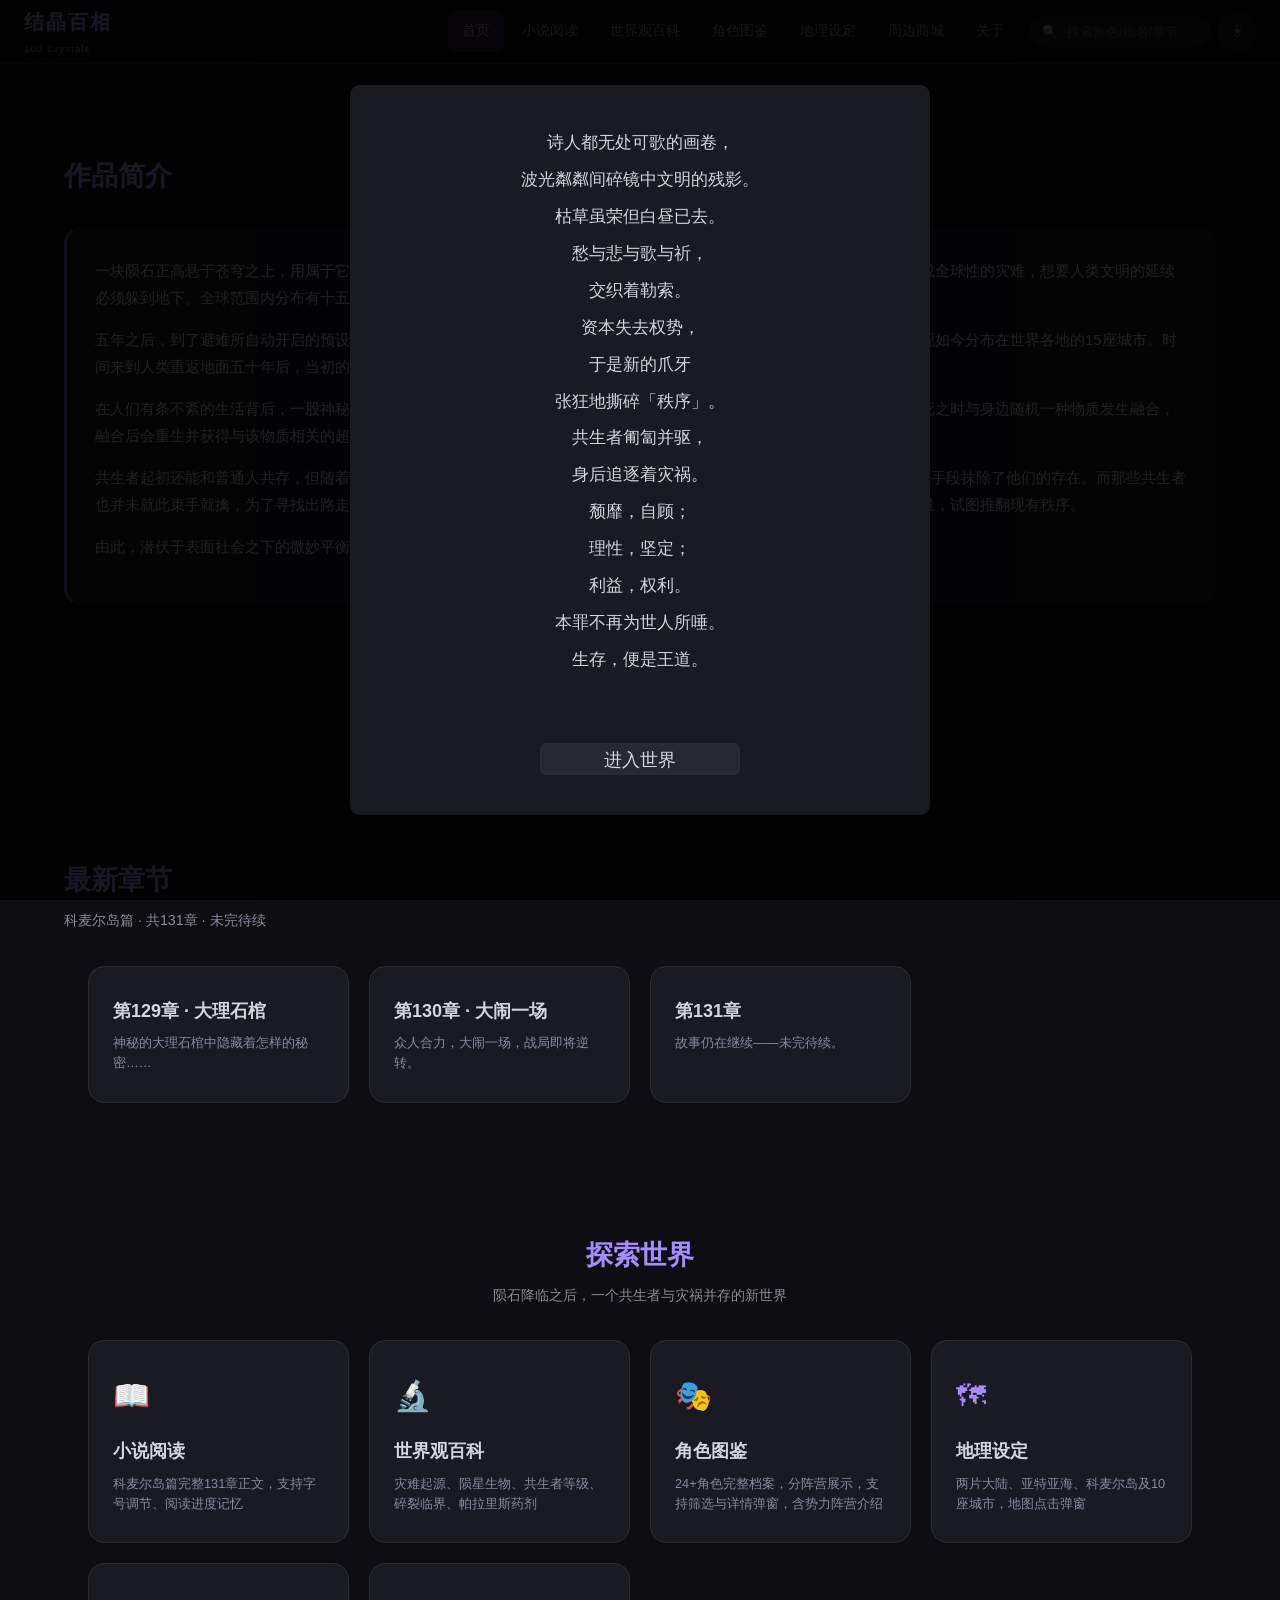
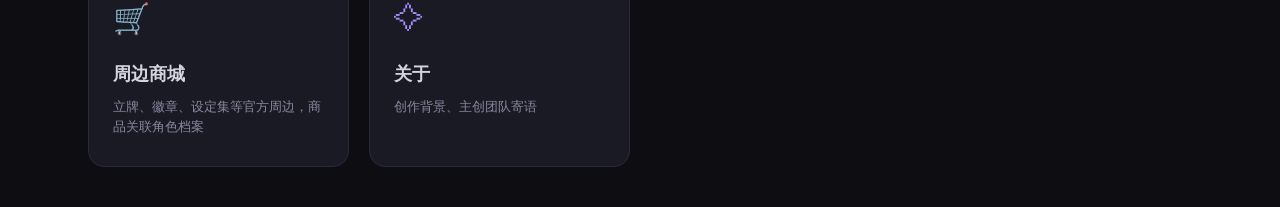
<file: index.html>
<!DOCTYPE html>
<html lang="zh-CN" data-theme="dark">
<head>
<meta charset="UTF-8">
<meta name="viewport" content="width=device-width, initial-scale=1.0">
<title>结晶百相 · 100 Crystals</title>
<link rel="icon" href="assets/logo.png">
<link rel="stylesheet" href="css/style.css">
</head>
<body>
<!--开篇诗歌弹窗-->
<div class="home-popup-overlay" id="homePopup">
  <div class="home-popup-box">
    <div class="home-popup-poem">
诗人都无处可歌的画卷，<br>
波光粼粼间碎镜中文明的残影。<br>
枯草虽荣但白昼已去。<br>
愁与悲与歌与祈，<br>
交织着勒索。<br>
资本失去权势，<br>
于是新的爪牙<br>
张狂地撕碎「秩序」。<br>
共生者匍匐并驱，<br>
身后追逐着灾祸。<br>
颓靡，自顾；<br>
理性，坚定；<br>
利益，权利。<br>
本罪不再为世人所唾。<br>
生存，便是王道。
    </div>
    <button class="home-popup-enter-btn control-btn" onclick="closeHomePopup()">进入世界</button>
  </div>
</div>

<!-- 导航栏 -->
<nav class="navbar">
  <div class="nav-logo" onclick="location.href='index.html'">结晶百相<small>100 Crystals</small></div>
  <div class="nav-links" id="navLinks">
    <a class="nav-link active" href="index.html">首页</a>
    <a class="nav-link" href="novel.html">小说阅读</a>
    <a class="nav-link" href="worldview.html">世界观百科</a>
    <a class="nav-link" href="characters.html">角色图鉴</a>
    <a class="nav-link" href="geography.html">地理设定</a>
    <a class="nav-link" href="shop.html">周边商城</a>
    <a class="nav-link" href="about.html">关于</a>
  </div>
  <div class="nav-search">
    <span class="nav-search-icon">🔍</span>
    <input type="text" id="navSearch" placeholder="搜索角色/地名/章节...">
    <div class="search-results" id="searchResults"></div>
  </div>
  <button class="theme-toggle" id="themeToggle">☾</button>
  <div class="hamburger" id="hamburger"><span></span><span></span><span></span></div>
</nav>
<div class="main-content">

<!-- 作品简介【置顶，第一个内容区块】 -->
<section class="section">
  <div class="section-header">
    <h2 class="section-title">作品简介</h2>
  </div>
  <div class="encyclopedia-section">
    <p>一块陨石正高悬于苍穹之上，用属于它自己的方式向地球上的生灵宣告灭亡的倒计时。经过科学家的测算，这次陨石撞击会造成全球性的灾难，想要人类文明的延续必须躲到地下。全球范围内分布有十五座避难所，足够容纳世界范围内的大多数民众。</p>
    <p>五年之后，到了避难所自动开启的预设时间，人类再一次回到了地面上，以所在的避难所位置开始重新建立人类文明，造就了现如今分布在世界各地的15座城市。时间来到人类重返地面五十年后，当初的聚落已经发展成大型城市，全部由名为"杜兰德尔"的世界性政府管辖。</p>
    <p>在人们有条不紊的生活背后，一股神秘的力量悄然滋生。这个世界已经被那颗陨石所携带的神秘力量渗透，任何生物都能在濒死之时与身边随机一种物质发生融合，融合后会重生并获得与该物质相关的超能力。这些超能力者被称为"共生者"。</p>
    <p>共生者起初还能和普通人共存，但随着他们依仗自己的超能力慢慢堕落，"杜兰德尔"意识到这些人绝对不可控，便使用暴力镇压手段抹除了他们的存在。而那些共生者也并未就此束手就擒，为了寻找出路走向了两种不同的道路：一类人潜心研究如何将自己再次变回普通人，另一类人正积攒力量，试图推翻现有秩序。</p>
    <p>由此，潜伏于表面社会之下的微妙平衡正式形成，我们的故事也由此拉开帷幕。</p>
  </div>

  <!--开始阅读大按钮-->
  <div class="start-read-wrap">
    <a href="novel.html" class="start-read-btn">📖 开始阅读小说</a>
  </div>
</section>

<!--最新章节板块-->
<section class="section">
  <div class="section-header">
    <h2 class="section-title">最新章节</h2>
    <p class="section-subtitle">科麦尔岛篇 · 共131章 · 未完待续</p>
  </div>
  <div class="card-grid">
    <a class="nav-card" href="novel.html#ch129">
      <div class="nav-card-title">第129章 · 大理石棺</div>
      <div class="nav-card-desc">神秘的大理石棺中隐藏着怎样的秘密……</div>
    </a>
    <a class="nav-card" href="novel.html#ch130">
      <div class="nav-card-title">第130章 · 大闹一场</div>
      <div class="nav-card-desc">众人合力，大闹一场，战局即将逆转。</div>
    </a>
    <a class="nav-card" href="novel.html#ch131">
      <div class="nav-card-title">第131章</div>
      <div class="nav-card-desc">故事仍在继续——未完待续。</div>
    </a>
  </div>
</section>

<!--探索世界导航卡片，移动到页面最底部-->
<section class="section">
  <div class="section-header" style="text-align:center;">
    <h2 class="section-title">探索世界</h2>
    <p class="section-subtitle">陨石降临之后，一个共生者与灾祸并存的新世界</p>
  </div>
  <div class="card-grid">
    <a class="nav-card" href="novel.html">
      <div class="nav-card-icon">📖</div>
      <div class="nav-card-title">小说阅读</div>
      <div class="nav-card-desc">科麦尔岛篇完整131章正文，支持字号调节、阅读进度记忆</div>
    </a>
    <a class="nav-card" href="worldview.html">
      <div class="nav-card-icon">🔬</div>
      <div class="nav-card-title">世界观百科</div>
      <div class="nav-card-desc">灾难起源、陨星生物、共生者等级、碎裂临界、帕拉里斯药剂</div>
    </a>
    <a class="nav-card" href="characters.html">
      <div class="nav-card-icon">🎭</div>
      <div class="nav-card-title">角色图鉴</div>
      <div class="nav-card-desc">24+角色完整档案，分阵营展示，支持筛选与详情弹窗，含势力阵营介绍</div>
    </a>
    <a class="nav-card" href="geography.html">
      <div class="nav-card-icon">🗺</div>
      <div class="nav-card-title">地理设定</div>
      <div class="nav-card-desc">两片大陆、亚特亚海、科麦尔岛及10座城市，地图点击弹窗</div>
    </a>
    <a class="nav-card" href="shop.html">
      <div class="nav-card-icon">🛒</div>
      <div class="nav-card-title">周边商城</div>
      <div class="nav-card-desc">立牌、徽章、设定集等官方周边，商品关联角色档案</div>
    </a>
    <a class="nav-card" href="about.html">
      <div class="nav-card-icon">✧</div>
      <div class="nav-card-title">关于</div>
      <div class="nav-card-desc">创作背景、主创团队寄语</div>
    </a>
  </div>
</section>

</div><!-- /main-content -->
<button class="scroll-top" id="scrollTop">↑</button>
<script src="js/common.js"></script>
<script>
//关闭首页开篇弹窗，记录已阅读标记
function closeHomePopup(){
    const popup = document.getElementById('homePopup');
    popup.classList.add('hidden');
    localStorage.setItem("homePoemPopupClosed","1");
}
//页面加载时判断是否需要展示弹窗
document.addEventListener('DOMContentLoaded',()=>{
    if(localStorage.getItem("homePoemPopupClosed") === "1"){
        document.getElementById('homePopup').classList.add('hidden');
    }
})
</script>
</body>
</html>
</file>
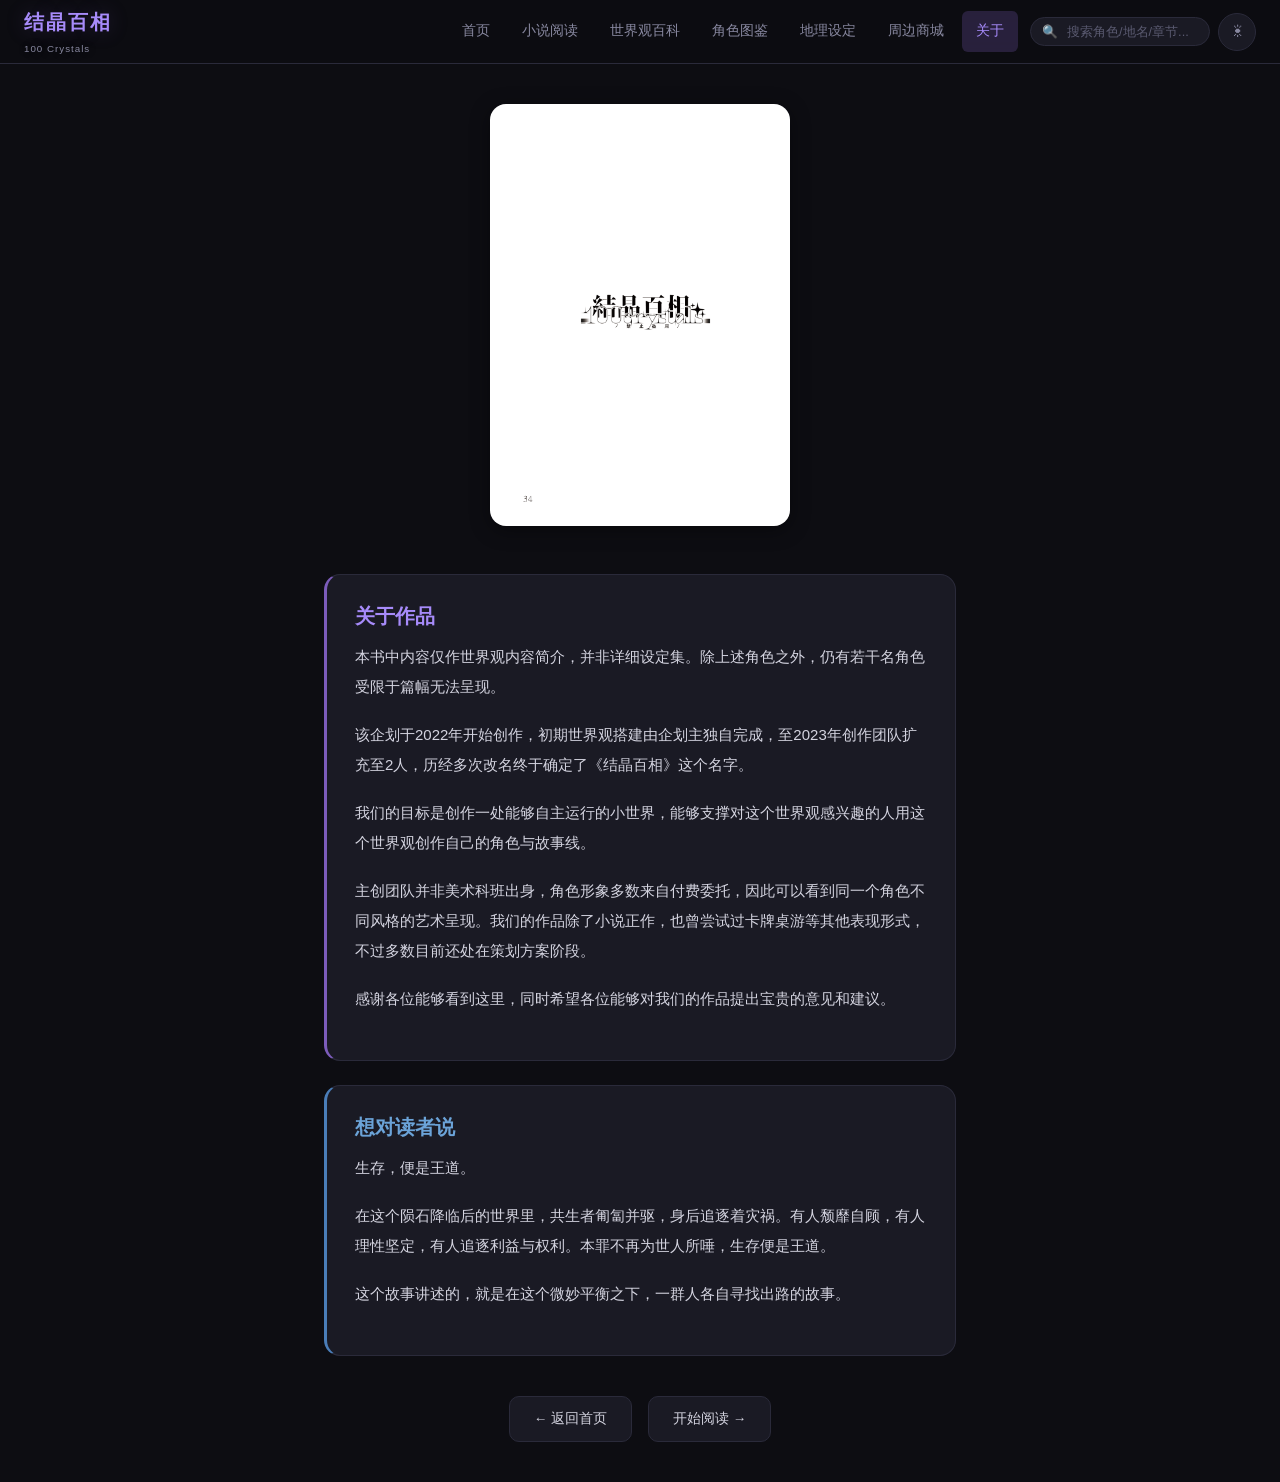
<file: about.html>
<!DOCTYPE html>
<html lang="zh-CN" data-theme="dark">
<head>
<meta charset="UTF-8">
<meta name="viewport" content="width=device-width, initial-scale=1.0">
<title>关于 · 结晶百相</title>
<link rel="icon" href="assets/logo.png">
<link rel="stylesheet" href="css/style.css">
</head>
<body>

<nav class="navbar">
  <div class="nav-logo" onclick="location.href='index.html'">结晶百相<small>100 Crystals</small></div>
  <div class="nav-links" id="navLinks">
    <a class="nav-link" href="index.html">首页</a>
    <a class="nav-link" href="novel.html">小说阅读</a>
    <a class="nav-link" href="worldview.html">世界观百科</a>
    <a class="nav-link" href="characters.html">角色图鉴</a>
    <a class="nav-link" href="geography.html">地理设定</a>
    <a class="nav-link" href="shop.html">周边商城</a>
    <a class="nav-link active" href="about.html">关于</a>
  </div>
  <div class="nav-search">
    <span class="nav-search-icon">🔍</span>
    <input type="text" id="navSearch" placeholder="搜索角色/地名/章节...">
    <div class="search-results" id="searchResults"></div>
  </div>
  <button class="theme-toggle" id="themeToggle">☾</button>
  <div class="hamburger" id="hamburger"><span></span><span></span><span></span></div>
</nav>

<div class="main-content">
<div class="about-content">
  <div style="text-align:center;margin-bottom:40px;">
    <img src="assets/logo.png" alt="结晶百相" style="max-width:300px;border-radius:16px;box-shadow:var(--shadow-md);" onclick="openLightbox('assets/logo.png','结晶百相')">
  </div>

  <div class="encyclopedia-section">
    <h3 style="margin-top:0;">关于作品</h3>
    <p>本书中内容仅作世界观内容简介，并非详细设定集。除上述角色之外，仍有若干名角色受限于篇幅无法呈现。</p>
    <p>该企划于2022年开始创作，初期世界观搭建由企划主独自完成，至2023年创作团队扩充至2人，历经多次改名终于确定了《结晶百相》这个名字。</p>
    <p>我们的目标是创作一处能够自主运行的小世界，能够支撑对这个世界观感兴趣的人用这个世界观创作自己的角色与故事线。</p>
    <p>主创团队并非美术科班出身，角色形象多数来自付费委托，因此可以看到同一个角色不同风格的艺术呈现。我们的作品除了小说正作，也曾尝试过卡牌桌游等其他表现形式，不过多数目前还处在策划方案阶段。</p>
    <p>感谢各位能够看到这里，同时希望各位能够对我们的作品提出宝贵的意见和建议。</p>
  </div>

  <div class="encyclopedia-section" style="border-left-color:var(--blue);">
    <h3 style="color:var(--blue-light);margin-top:0;">想对读者说</h3>
    <p>生存，便是王道。</p>
    <p>在这个陨石降临后的世界里，共生者匍匐并驱，身后追逐着灾祸。有人颓靡自顾，有人理性坚定，有人追逐利益与权利。本罪不再为世人所唾，生存便是王道。</p>
    <p>这个故事讲述的，就是在这个微妙平衡之下，一群人各自寻找出路的故事。</p>
  </div>

  <div style="text-align:center;margin-top:40px;">
    <a href="index.html" class="chapter-nav-btn" style="display:inline-block;">← 返回首页</a>
    <a href="novel.html" class="chapter-nav-btn" style="display:inline-block;margin-left:12px;">开始阅读 →</a>
  </div>
</div>
</div>

<button class="scroll-top" id="scrollTop">↑</button>
<script src="js/common.js"></script>
</body>
</html>
</file>
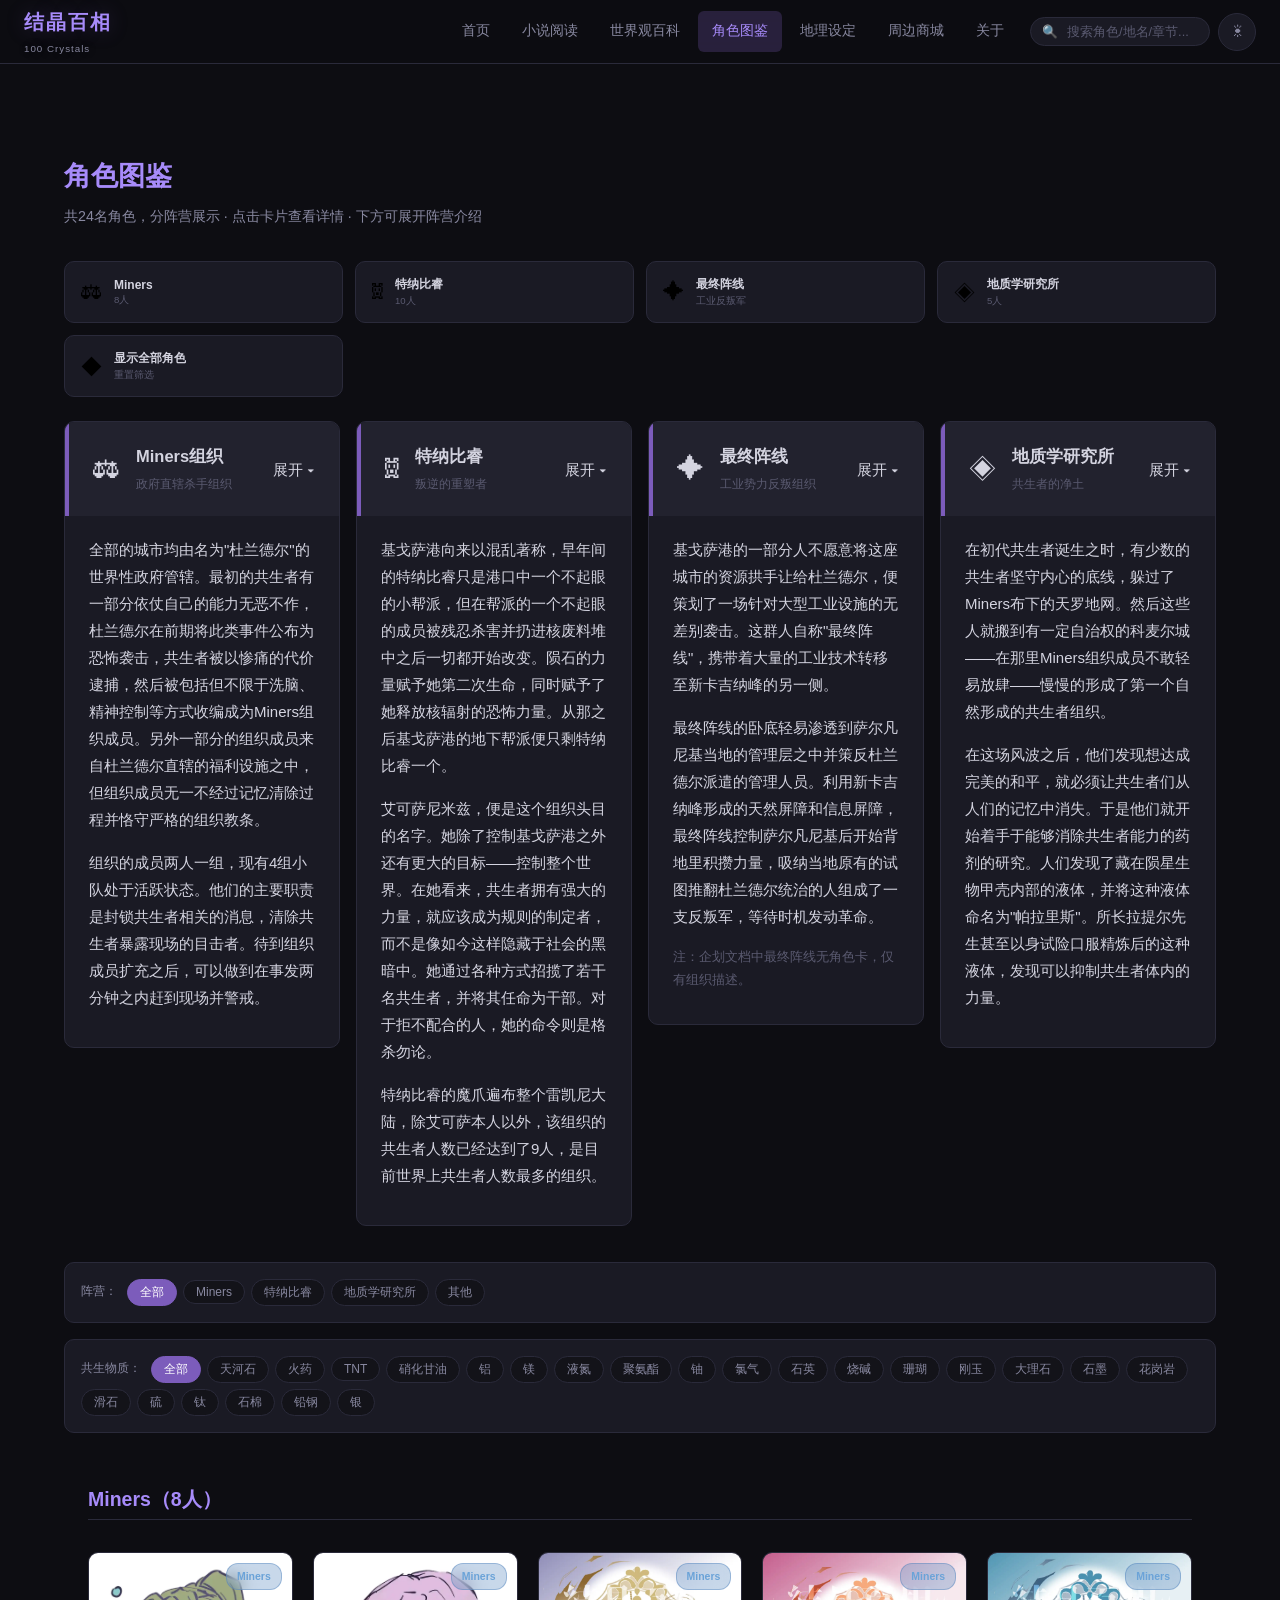
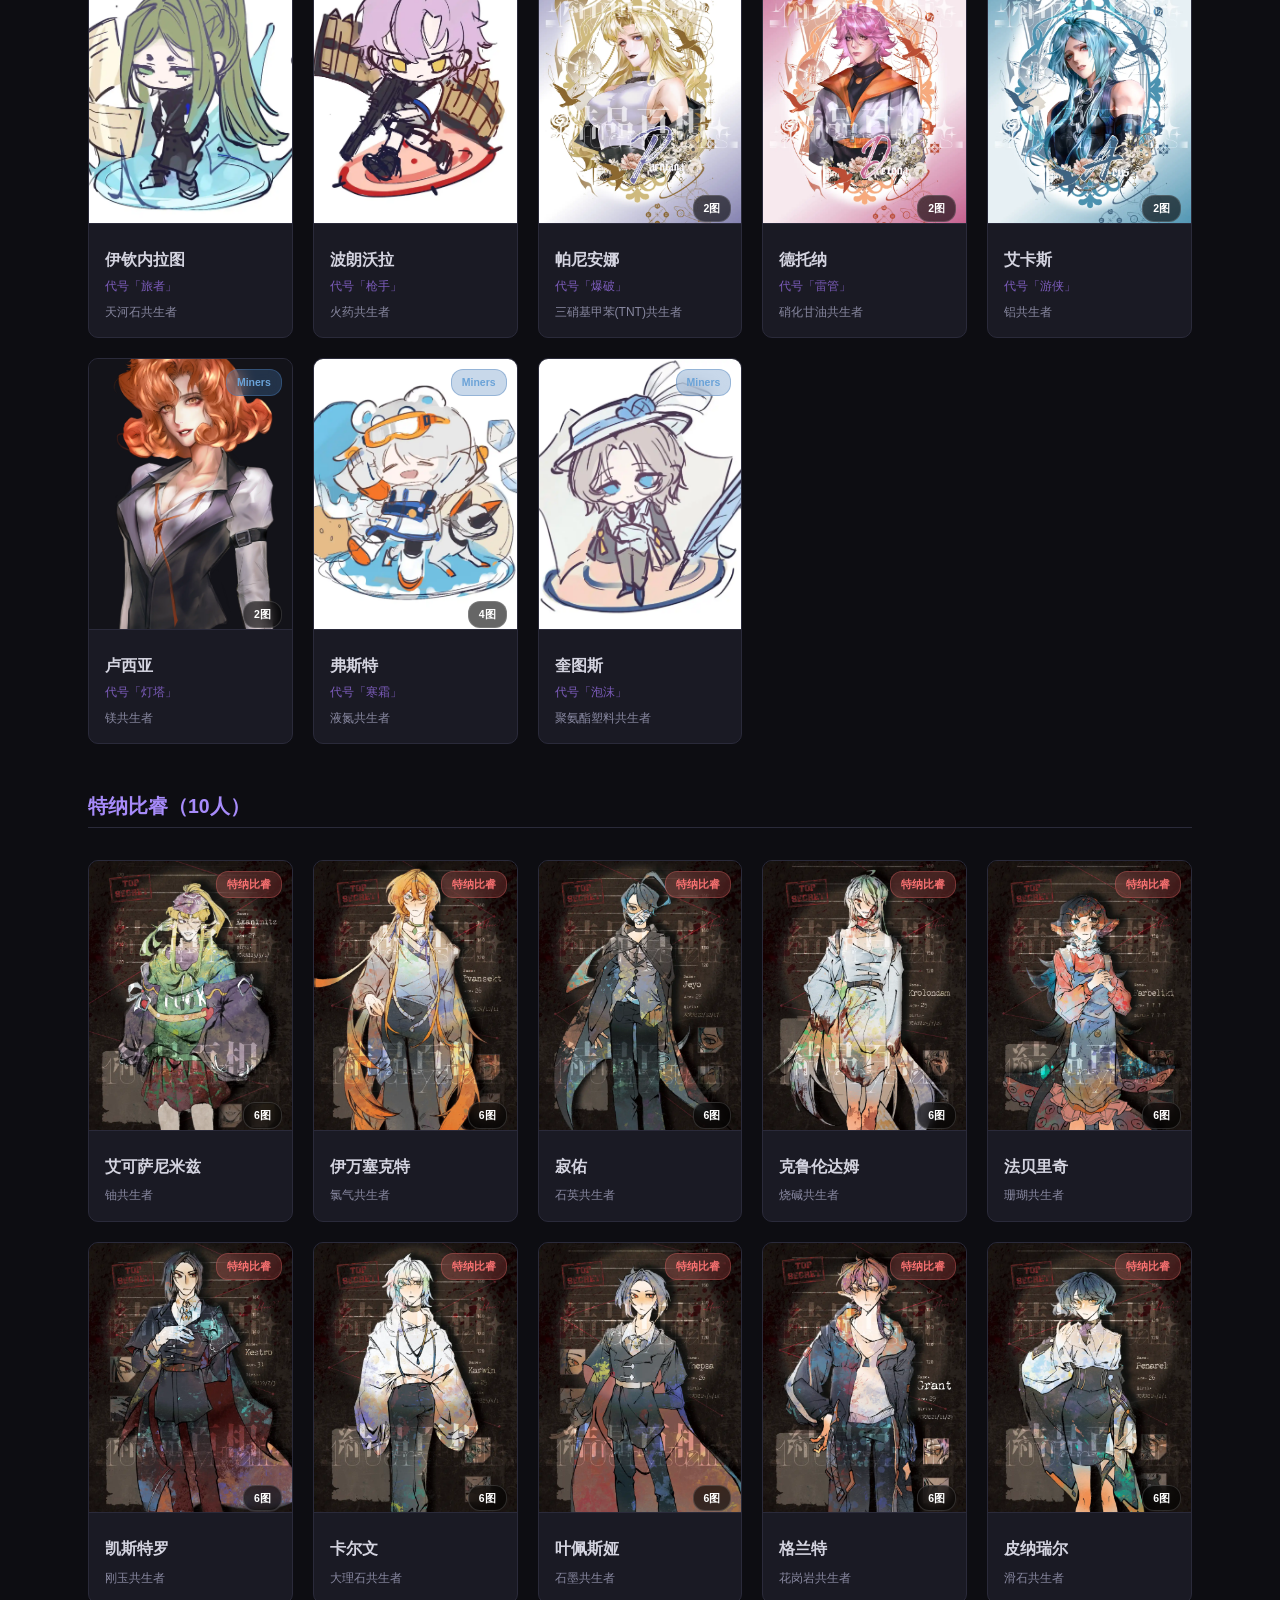
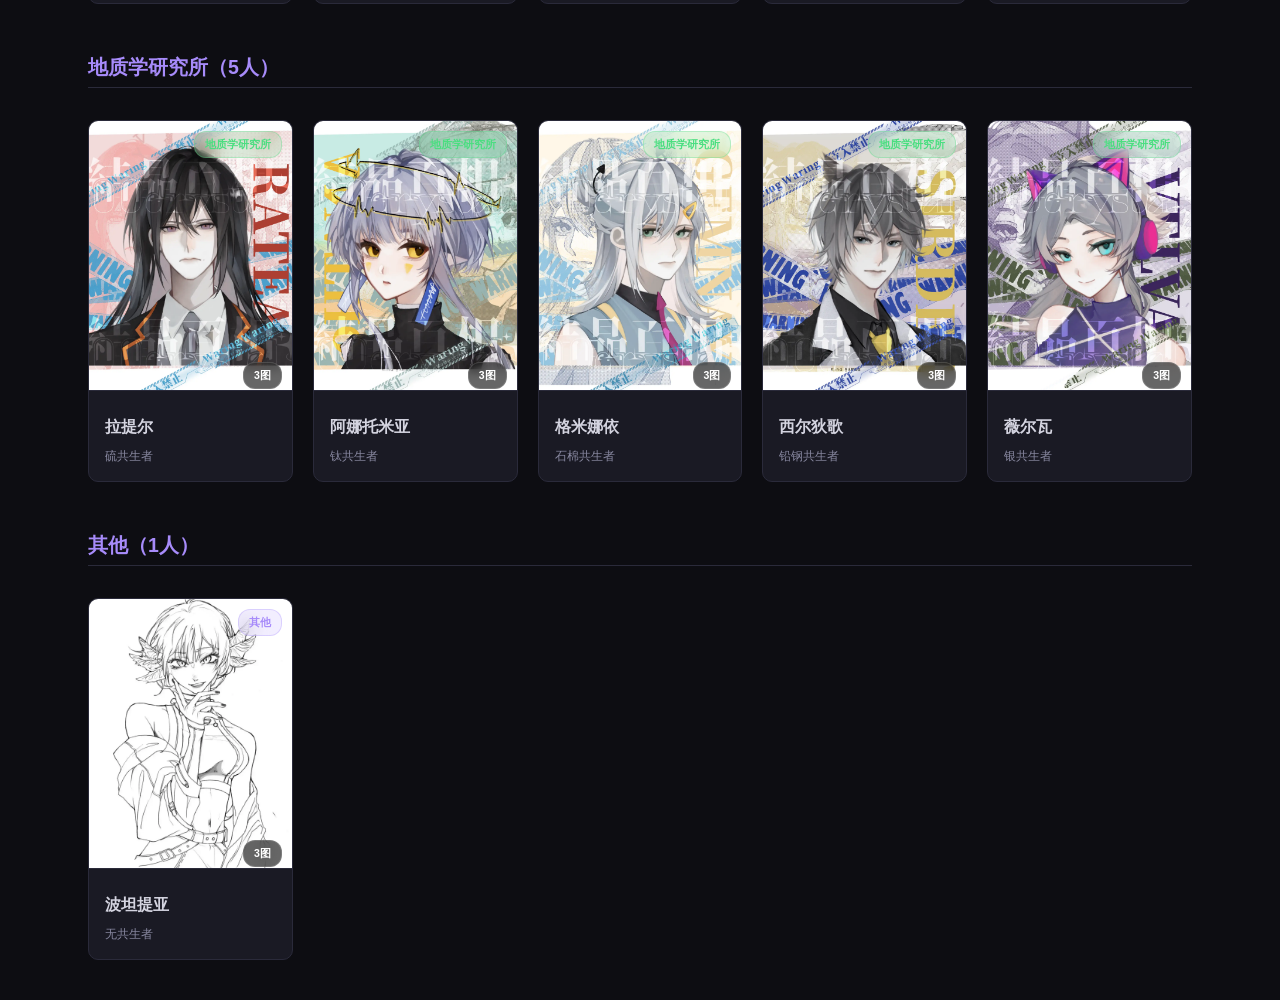
<file: characters.html>
<!DOCTYPE html>
<html lang="zh-CN" data-theme="dark">
<head>
<meta charset="UTF-8">
<meta name="viewport" content="width=device-width, initial-scale=1.0">
<title>角色图鉴 · 结晶百相</title>
<link rel="icon" href="assets/logo.png">
<link rel="stylesheet" href="css/style.css">
</head>
<body>
<nav class="navbar">
  <div class="nav-logo" onclick="location.href='index.html'">结晶百相<small>100 Crystals</small></div>
  <div class="nav-links" id="navLinks">
    <a class="nav-link" href="index.html">首页</a>
    <a class="nav-link" href="novel.html">小说阅读</a>
    <a class="nav-link" href="worldview.html">世界观百科</a>
    <a class="nav-link active" href="characters.html">角色图鉴</a>
    <a class="nav-link" href="geography.html">地理设定</a>
    <a class="nav-link" href="shop.html">周边商城</a>
    <a class="nav-link" href="about.html">关于</a>
  </div>
  <div class="nav-search">
    <span class="nav-search-icon">🔍</span>
    <input type="text" id="navSearch" placeholder="搜索角色/地名/章节...">
    <div class="search-results" id="searchResults"></div>
  </div>
  <button class="theme-toggle" id="themeToggle">☾</button>
  <div class="hamburger" id="hamburger"><span></span><span></span><span></span></div>
</nav>
<div class="main-content">
<section class="section">
  <div class="section-header">
    <h2 class="section-title">角色图鉴</h2>
    <p class="section-subtitle">共24名角色，分阵营展示 · 点击卡片查看详情 · 下方可展开阵营介绍</p>
  </div>
  <!-- 阵营跳转按钮栏【修复onclick，调用筛选函数filterByFaction】 -->
  <div class="faction-nav-bar">
    <button class="faction-nav-btn" onclick="filterByFaction('miners')">
      <span class="faction-nav-icon">⚖</span>
      <div class="faction-nav-text">
        <div class="faction-nav-name">Miners</div>
        <div class="faction-nav-sub">8人</div>
      </div>
    </button>
    <button class="faction-nav-btn" onclick="filterByFaction('tenabirui')">
      <span class="faction-nav-icon">☠</span>
      <div class="faction-nav-text">
        <div class="faction-nav-name">特纳比睿</div>
        <div class="faction-nav-sub">10人</div>
      </div>
    </button>
    <button class="faction-nav-btn" onclick="filterByFaction('finalfront')">
      <span class="faction-nav-icon">✦</span>
      <div class="faction-nav-text">
        <div class="faction-nav-name">最终阵线</div>
        <div class="faction-nav-sub">工业反叛军</div>
      </div>
    </button>
    <button class="faction-nav-btn" onclick="filterByFaction('institute')">
      <span class="faction-nav-icon">◈</span>
      <div class="faction-nav-text">
        <div class="faction-nav-name">地质学研究所</div>
        <div class="faction-nav-sub">5人</div>
      </div>
    </button>
    <button class="faction-nav-btn" onclick="filterByFaction('all')">
      <span class="faction-nav-icon">◆</span>
      <div class="faction-nav-text">
        <div class="faction-nav-name">显示全部角色</div>
        <div class="faction-nav-sub">重置筛选</div>
      </div>
    </button>
  </div>

  <div class="faction-grid-wrap">
    <!-- 阵营描述块：这里onclick保留toggleFaction，用来【展开/收起阵营文本块】，这个是正确的 -->
    <div class="faction-block-wrap collapsed" id="faction-miners">
      <div class="faction-block-header" onclick="toggleFaction('faction-miners')">
        <span class="faction-icon">⚖</span>
        <div style="flex:1;">
          <div class="faction-name">Miners组织</div>
          <div class="faction-tag">政府直辖杀手组织</div>
        </div>
        <span class="faction-toggle">展开 ▾</span>
      </div>
      <div class="faction-block-content">
        <p class="faction-desc">全部的城市均由名为"杜兰德尔"的世界性政府管辖。最初的共生者有一部分依仗自己的能力无恶不作，杜兰德尔在前期将此类事件公布为恐怖袭击，共生者被以惨痛的代价逮捕，然后被包括但不限于洗脑、精神控制等方式收编成为Miners组织成员。另外一部分的组织成员来自杜兰德尔直辖的福利设施之中，但组织成员无一不经过记忆清除过程并恪守严格的组织教条。</p>
        <p class="faction-desc">组织的成员两人一组，现有4组小队处于活跃状态。他们的主要职责是封锁共生者相关的消息，清除共生者暴露现场的目击者。待到组织成员扩充之后，可以做到在事发两分钟之内赶到现场并警戒。</p>
      </div>
    </div>
    <div class="faction-block-wrap collapsed" id="faction-tenabirui">
      <div class="faction-block-header" onclick="toggleFaction('faction-tenabirui')">
        <span class="faction-icon">☠</span>
        <div style="flex:1;">
          <div class="faction-name">特纳比睿</div>
          <div class="faction-tag">叛逆的重塑者</div>
        </div>
        <span class="faction-toggle">展开 ▾</span>
      </div>
      <div class="faction-block-content">
        <p class="faction-desc">基戈萨港向来以混乱著称，早年间的特纳比睿只是港口中一个不起眼的小帮派，但在帮派的一个不起眼的成员被残忍杀害并扔进核废料堆中之后一切都开始改变。陨石的力量赋予她第二次生命，同时赋予了她释放核辐射的恐怖力量。从那之后基戈萨港的地下帮派便只剩特纳比睿一个。</p>
        <p class="faction-desc">艾可萨尼米兹，便是这个组织头目的名字。她除了控制基戈萨港之外还有更大的目标——控制整个世界。在她看来，共生者拥有强大的力量，就应该成为规则的制定者，而不是像如今这样隐藏于社会的黑暗中。她通过各种方式招揽了若干名共生者，并将其任命为干部。对于拒不配合的人，她的命令则是格杀勿论。</p>
        <p class="faction-desc">特纳比睿的魔爪遍布整个雷凯尼大陆，除艾可萨本人以外，该组织的共生者人数已经达到了9人，是目前世界上共生者人数最多的组织。</p>
      </div>
    </div>
    <div class="faction-block-wrap collapsed" id="faction-finalfront">
      <div class="faction-block-header" onclick="toggleFaction('faction-finalfront')">
        <span class="faction-icon">✦</span>
        <div style="flex:1;">
          <div class="faction-name">最终阵线</div>
          <div class="faction-tag">工业势力反叛组织</div>
        </div>
        <span class="faction-toggle">展开 ▾</span>
      </div>
      <div class="faction-block-content">
        <p class="faction-desc">基戈萨港的一部分人不愿意将这座城市的资源拱手让给杜兰德尔，便策划了一场针对大型工业设施的无差别袭击。这群人自称"最终阵线"，携带着大量的工业技术转移至新卡吉纳峰的另一侧。</p>
        <p class="faction-desc">最终阵线的卧底轻易渗透到萨尔凡尼基当地的管理层之中并策反杜兰德尔派遣的管理人员。利用新卡吉纳峰形成的天然屏障和信息屏障，最终阵线控制萨尔凡尼基后开始背地里积攒力量，吸纳当地原有的试图推翻杜兰德尔统治的人组成了一支反叛军，等待时机发动革命。</p>
        <p style="font-size:0.85em;color:var(--text-muted);margin-top:12px;">注：企划文档中最终阵线无角色卡，仅有组织描述。</p>
      </div>
    </div>
    <div class="faction-block-wrap collapsed" id="faction-institute">
      <div class="faction-block-header" onclick="toggleFaction('faction-institute')">
        <span class="faction-icon">◈</span>
        <div style="flex:1;">
          <div class="faction-name">地质学研究所</div>
          <div class="faction-tag">共生者的净土</div>
        </div>
        <span class="faction-toggle">展开 ▾</span>
      </div>
      <div class="faction-block-content">
        <p class="faction-desc">在初代共生者诞生之时，有少数的共生者坚守内心的底线，躲过了Miners布下的天罗地网。然后这些人就搬到有一定自治权的科麦尔城——在那里Miners组织成员不敢轻易放肆——慢慢的形成了第一个自然形成的共生者组织。</p>
        <p class="faction-desc">在这场风波之后，他们发现想达成完美的和平，就必须让共生者们从人们的记忆中消失。于是他们就开始着手于能够消除共生者能力的药剂的研究。人们发现了藏在陨星生物甲壳内部的液体，并将这种液体命名为"帕拉里斯"。所长拉提尔先生甚至以身试险口服精炼后的这种液体，发现可以抑制共生者体内的力量。</p>
      </div>
    </div>
  </div>
  <!-- 筛选器 -->
  <div class="filter-bar">
    <div class="filter-group">
      <span class="filter-label">阵营：</span>
      <button class="filter-btn active" data-faction="all" onclick="filterCharacters('faction','all')">全部</button>
      <button class="filter-btn" data-faction="miners" onclick="filterCharacters('faction','miners')">Miners</button>
      <button class="filter-btn" data-faction="tenabirui" onclick="filterCharacters('faction','tenabirui')">特纳比睿</button>
      <button class="filter-btn" data-faction="institute" onclick="filterCharacters('faction','institute')">地质学研究所</button>
      <button class="filter-btn" data-faction="other" onclick="filterCharacters('faction','other')">其他</button>
    </div>
  </div>
  <div class="filter-bar" style="margin-top:-8px;">
    <div class="filter-group">
      <span class="filter-label">共生物质：</span>
      <button class="filter-btn active" data-material="all" onclick="filterCharacters('material','all')">全部</button>
      <button class="filter-btn" data-material="天河石" onclick="filterCharacters('material','天河石')">天河石</button>
      <button class="filter-btn" data-material="火药" onclick="filterCharacters('material','火药')">火药</button>
      <button class="filter-btn" data-material="TNT" onclick="filterCharacters('material','TNT')">TNT</button>
      <button class="filter-btn" data-material="硝化甘油" onclick="filterCharacters('material','硝化甘油')">硝化甘油</button>
      <button class="filter-btn" data-material="铝" onclick="filterCharacters('material','aluminum')">铝</button>
      <button class="filter-btn" data-material="镁" onclick="filterCharacters('material','镁')">镁</button>
      <button class="filter-btn" data-material="液氮" onclick="filterCharacters('material','液氮')">液氮</button>
      <button class="filter-btn" data-material="聚氨酯" onclick="filterCharacters('material','聚氨酯')">聚氨酯</button>
      <button class="filter-btn" data-material="铀" onclick="filterCharacters('material','铀')">铀</button>
      <button class="filter-btn" data-material="氯气" onclick="filterCharacters('material','氯气')">氯气</button>
      <button class="filter-btn" data-material="石英" onclick="filterCharacters('material','石英')">石英</button>
      <button class="filter-btn" data-material="烧碱" onclick="filterCharacters('material','烧碱')">烧碱</button>
      <button class="filter-btn" data-material="珊瑚" onclick="filterCharacters('material','珊瑚')">珊瑚</button>
      <button class="filter-btn" data-material="刚玉" onclick="filterCharacters('material','刚玉')">刚玉</button>
      <button class="filter-btn" data-material="大理石" onclick="filterCharacters('material','大理石')">大理石</button>
      <button class="filter-btn" data-material="石墨" onclick="filterCharacters('material','石墨')">石墨</button>
      <button class="filter-btn" data-material="花岗岩" onclick="filterCharacters('material','花岗岩')">花岗岩</button>
      <button class="filter-btn" data-material="滑石" onclick="filterCharacters('material','滑石')">滑石</button>
      <button class="filter-btn" data-material="硫" onclick="filterCharacters('material','硫')">硫</button>
      <button class="filter-btn" data-material="钛" onclick="filterCharacters('material','钛')">钛</button>
      <button class="filter-btn" data-material="石棉" onclick="filterCharacters('material','石棉')">石棉</button>
      <button class="filter-btn" data-material="铅钢" onclick="filterCharacters('material','铅钢')">铅钢</button>
      <button class="filter-btn" data-material="银" onclick="filterCharacters('material','银')">银</button>
    </div>
  </div>
  <!-- 角色卡片网格 -->
  <div class="card-grid" id="charGrid" style="grid-template-columns:repeat(auto-fill,minmax(200px,1fr));">
    <p style="color:var(--text-dim);">正在加载角色数据...</p>
  </div>
</section>
</div>
<!-- 角色详情弹窗 -->
<div class="modal-overlay" id="charModal">
  <div class="modal-content" style="position:relative;">
    <button class="modal-close" onclick="closeModal()">✕</button>
    <div class="modal-body" id="modalBody"></div>
  </div>
</div>
<button class="scroll-top" id="scrollTop">↑</button>

<script src="js/common.js"></script>
<script src="js/characters.js?v=2"></script>
<script>
/**
 * 点击阵营导航按钮：执行筛选 + 滚动到角色卡片区域
 * @param {string} factionKey 阵营key：all / miners / tenabirui / institute / finalfront
 */
function filterByFaction(factionKey){
    filterCharacters('faction', factionKey);
    const gridDom = document.getElementById('charGrid');
    if(gridDom){
        gridDom.scrollIntoView({
            behavior:"smooth",
            block:"start"
        });
    }
    document.querySelectorAll('.filter-bar .filter-btn[data-faction]').forEach(btn=>{
        if(btn.dataset.faction === factionKey){
            btn.classList.add('active');
        }else if(factionKey !== "all"){
            btn.classList.remove('active');
        }else{
            btn.classList.toggle('active', btn.dataset.faction === "all");
        }
    })
}
</script>

</body>
</html>
</file>
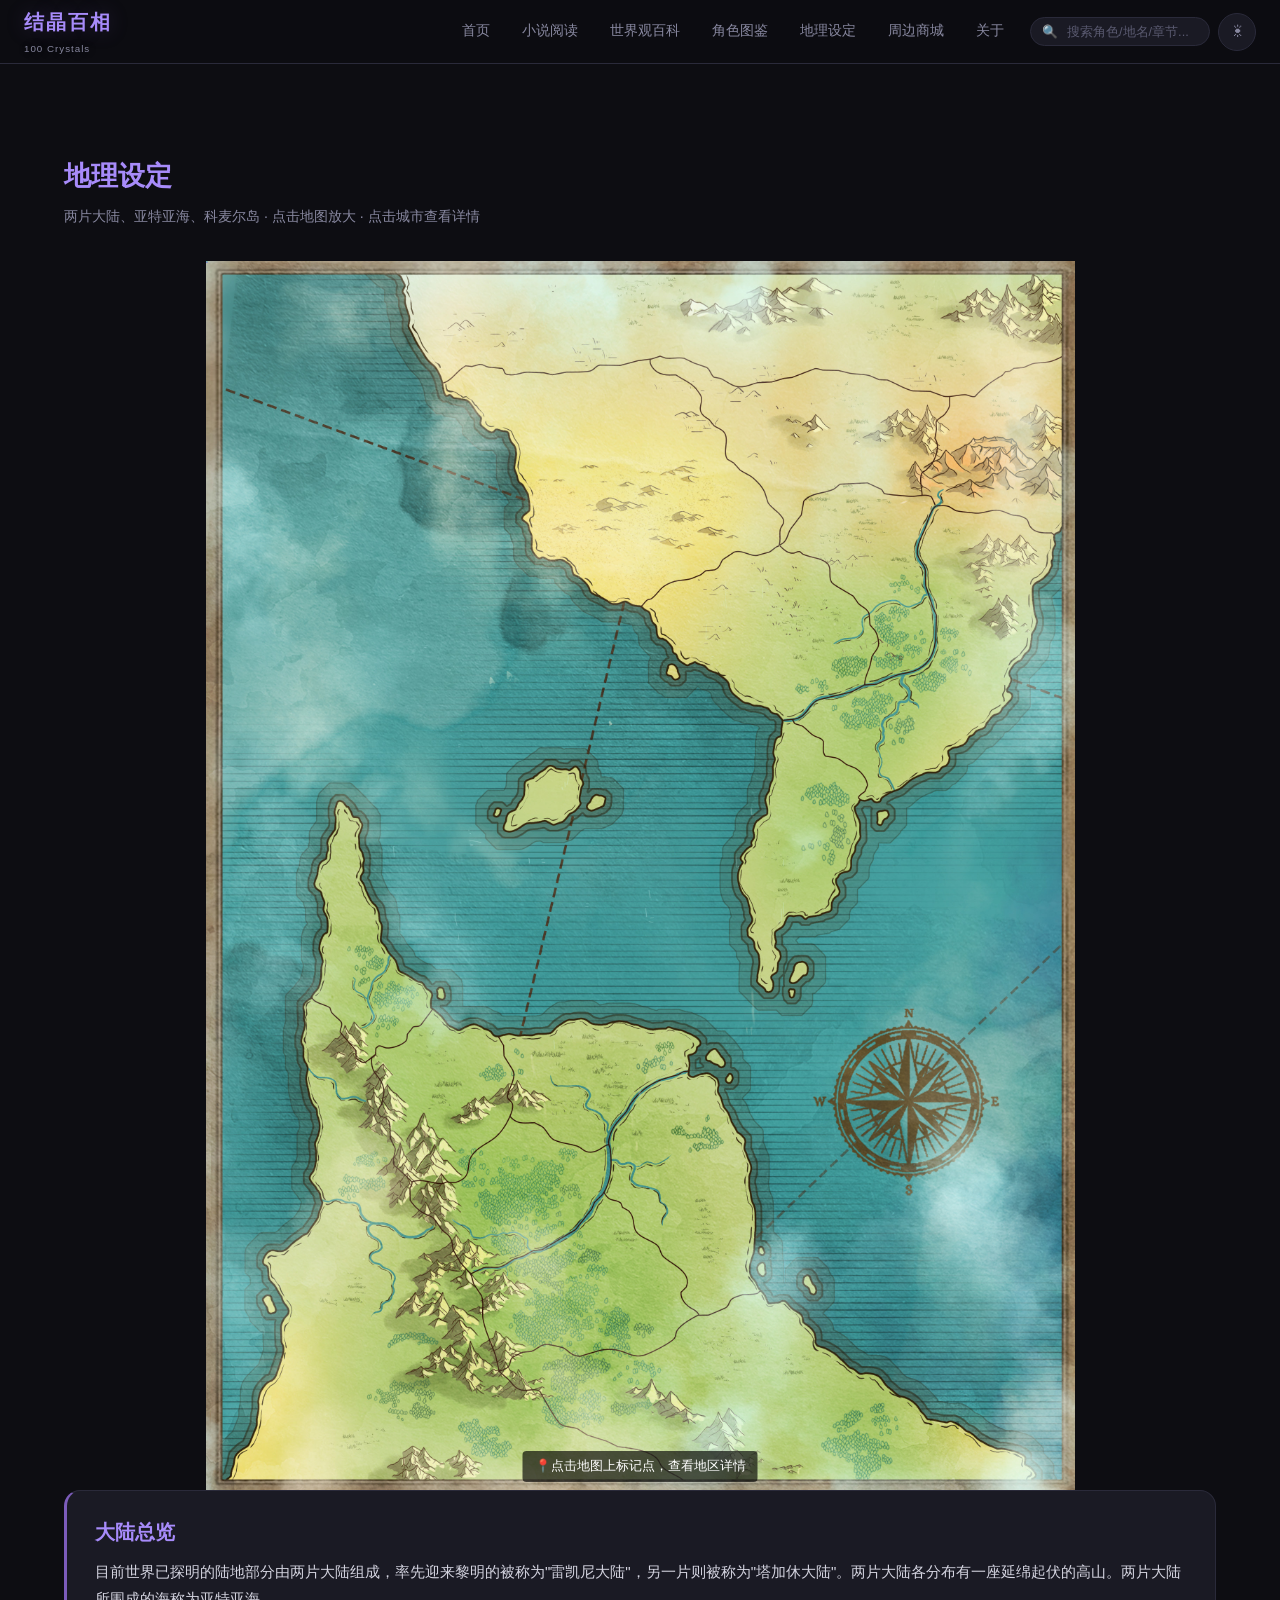
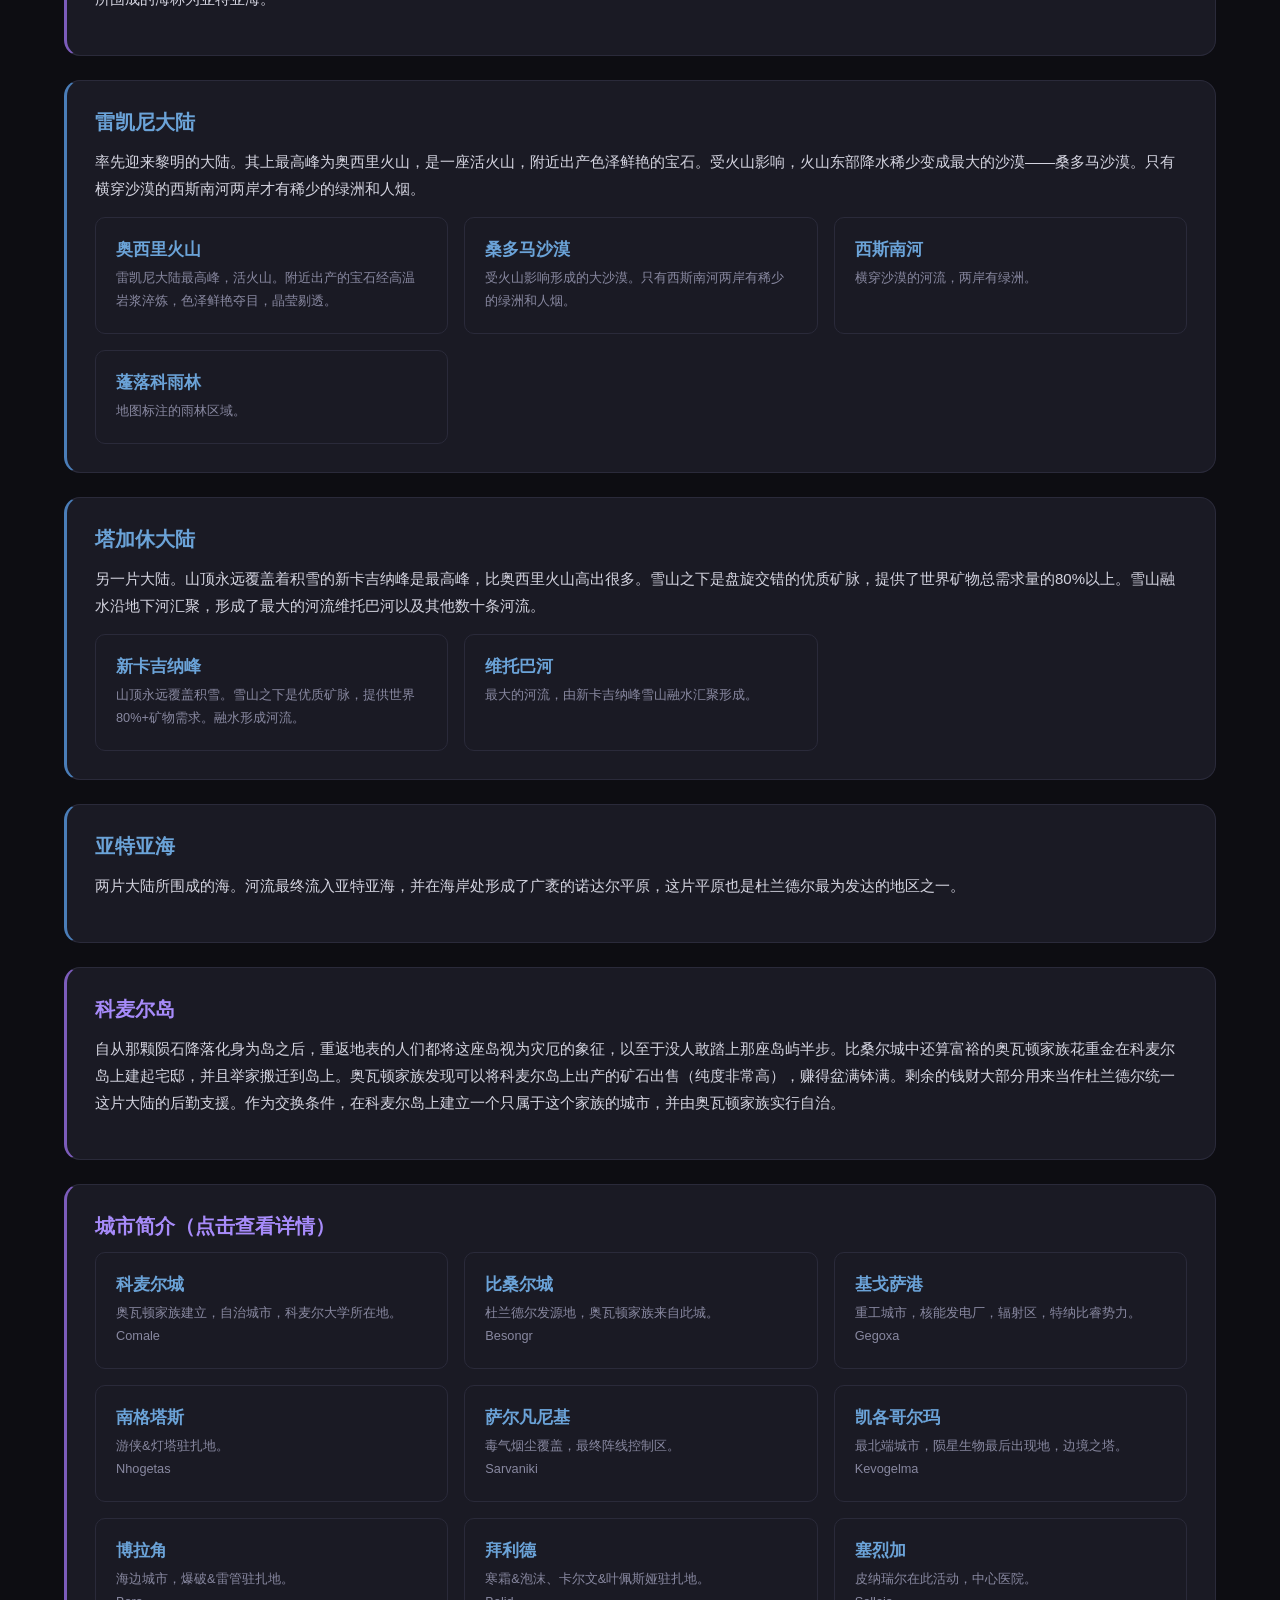
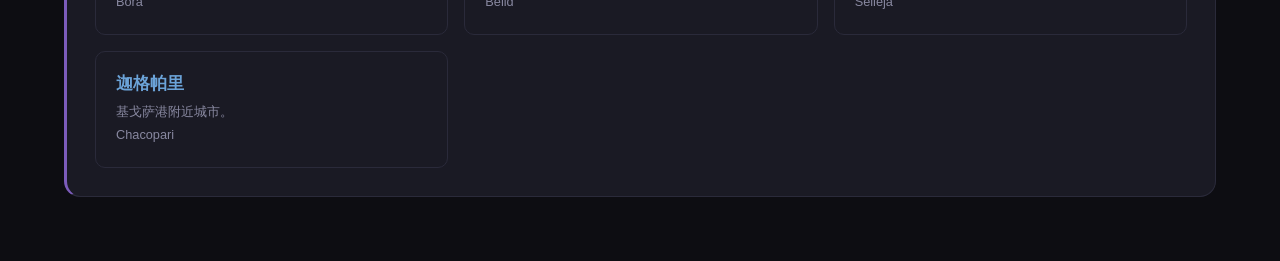
<file: geography.html>
<!DOCTYPE html>
<html lang="zh-CN" data-theme="dark">
<head>
<meta charset="UTF-8">
<meta name="viewport" content="width=device-width, initial-scale=1.0">
<title>地理设定 · 结晶百相</title>
<link rel="icon" href="assets/logo.png">
<link rel="stylesheet" href="css/style.css">
</head>
<body>

<nav class="navbar">
  <div class="nav-logo" onclick="location.href='index.html'">结晶百相<small>100 Crystals</small></div>
  <div class="nav-links" id="navLinks">
    <a class="nav-link" href="index.html">首页</a>
    <a class="nav-link" href="novel.html">小说阅读</a>
    <a class="nav-link" href="worldview.html">世界观百科</a>
    <a class="nav-link" href="characters.html">角色图鉴</a>
    <a class="nav-link" href="geography.html">地理设定</a>
    <a class="nav-link" href="shop.html">周边商城</a>
    <a class="nav-link" href="about.html">关于</a>
  </div>
  <div class="nav-search">
    <span class="nav-search-icon">🔍</span>
    <input type="text" id="navSearch" placeholder="搜索角色/地名/章节...">
    <div class="search-results" id="searchResults"></div>
  </div>
  <button class="theme-toggle" id="themeToggle">☾</button>
  <div class="hamburger" id="hamburger"><span></span><span></span><span></span></div>
</nav>

<div class="main-content">
<section class="section">
  <div class="section-header">
    <h2 class="section-title">地理设定</h2>
    <p class="section-subtitle">两片大陆、亚特亚海、科麦尔岛 · 点击地图放大 · 点击城市查看详情</p>
  </div>

  <!-- 世界地图 · 背景底图 + 点击热区 -->
<div class="map-hot-container" style="background-image:url('assets/maps/world_map.png');">
    <!-- 点击热点 data‑city对应城市key，和openCityModal参数一致 -->
    <div class="map-hotspot" data-city="comale" title="科麦尔城"></div>
    <div class="map-hotspot" data-city="besongr" title="比桑尔城"></div>
    <div class="map-hotspot" data-city="gegoxa" title="基戈萨港"></div>
    <div class="map-hotspot" data-city="nhogetas" title="南格塔斯"></div>
    <div class="map-hotspot" data-city="sarvaniki" title="萨尔凡尼基"></div>
    <div class="map-hotspot" data-city="kevogelma" title="凯各哥尔玛"></div>
    <div class="map-hotspot" data-city="bora" title="博拉角"></div>
    <div class="map-hotspot" data-city="belid" title="拜利德"></div>
    <div class="map-hotspot" data-city="selleja" title="塞烈加"></div>
    <div class="map-hotspot" data-city="chacopari" title="迦格帕里"></div>
    <div class="map-tip">📍点击地图上标记点，查看地区详情</div>
</div>

  <!-- 大陆总览 -->
  <div class="encyclopedia-section">
    <h3>大陆总览</h3>
    <p>目前世界已探明的陆地部分由两片大陆组成，率先迎来黎明的被称为"雷凯尼大陆"，另一片则被称为"塔加休大陆"。两片大陆各分布有一座延绵起伏的高山。两片大陆所围成的海称为亚特亚海。</p>
  </div>

  <!-- 雷凯尼大陆 -->
  <div class="encyclopedia-section" style="border-left-color:var(--blue);">
    <h3 style="color:var(--blue-light);">雷凯尼大陆</h3>
    <p>率先迎来黎明的大陆。其上最高峰为奥西里火山，是一座活火山，附近出产色泽鲜艳的宝石。受火山影响，火山东部降水稀少变成最大的沙漠——桑多马沙漠。只有横穿沙漠的西斯南河两岸才有稀少的绿洲和人烟。</p>
    <div class="geo-grid">
      <div class="geo-card"><h4>奥西里火山</h4><p>雷凯尼大陆最高峰，活火山。附近出产的宝石经高温岩浆淬炼，色泽鲜艳夺目，晶莹剔透。</p></div>
      <div class="geo-card"><h4>桑多马沙漠</h4><p>受火山影响形成的大沙漠。只有西斯南河两岸有稀少的绿洲和人烟。</p></div>
      <div class="geo-card"><h4>西斯南河</h4><p>横穿沙漠的河流，两岸有绿洲。</p></div>
      <div class="geo-card"><h4>蓬落科雨林</h4><p>地图标注的雨林区域。</p></div>
    </div>
  </div>

  <!-- 塔加休大陆 -->
  <div class="encyclopedia-section" style="border-left-color:var(--blue);">
    <h3 style="color:var(--blue-light);">塔加休大陆</h3>
    <p>另一片大陆。山顶永远覆盖着积雪的新卡吉纳峰是最高峰，比奥西里火山高出很多。雪山之下是盘旋交错的优质矿脉，提供了世界矿物总需求量的80%以上。雪山融水沿地下河汇聚，形成了最大的河流维托巴河以及其他数十条河流。</p>
    <div class="geo-grid">
      <div class="geo-card"><h4>新卡吉纳峰</h4><p>山顶永远覆盖积雪。雪山之下是优质矿脉，提供世界80%+矿物需求。融水形成河流。</p></div>
      <div class="geo-card"><h4>维托巴河</h4><p>最大的河流，由新卡吉纳峰雪山融水汇聚形成。</p></div>
    </div>
  </div>

  <!-- 亚特亚海 -->
  <div class="encyclopedia-section" style="border-left-color:var(--blue);">
    <h3 style="color:var(--blue-light);">亚特亚海</h3>
    <p>两片大陆所围成的海。河流最终流入亚特亚海，并在海岸处形成了广袤的诺达尔平原，这片平原也是杜兰德尔最为发达的地区之一。</p>
  </div>

  <!-- 科麦尔岛 -->
  <div class="encyclopedia-section">
    <h3>科麦尔岛</h3>
    <p>自从那颗陨石降落化身为岛之后，重返地表的人们都将这座岛视为灾厄的象征，以至于没人敢踏上那座岛屿半步。比桑尔城中还算富裕的奥瓦顿家族花重金在科麦尔岛上建起宅邸，并且举家搬迁到岛上。奥瓦顿家族发现可以将科麦尔岛上出产的矿石出售（纯度非常高），赚得盆满钵满。剩余的钱财大部分用来当作杜兰德尔统一这片大陆的后勤支援。作为交换条件，在科麦尔岛上建立一个只属于这个家族的城市，并由奥瓦顿家族实行自治。</p>
  </div>

  <!-- 城市简介 -->
  <div class="encyclopedia-section">
    <h3>城市简介（点击查看详情）</h3>
    <div class="geo-grid" id="cityGrid">
      <div class="geo-card" onclick="openCityModal('comale')"><h4>科麦尔城</h4><p>奥瓦顿家族建立，自治城市，科麦尔大学所在地。</p><p class="geo-card-en">Comale</p></div>
      <div class="geo-card" onclick="openCityModal('besongr')"><h4>比桑尔城</h4><p>杜兰德尔发源地，奥瓦顿家族来自此城。</p><p class="geo-card-en">Besongr</p></div>
      <div class="geo-card" onclick="openCityModal('gegoxa')"><h4>基戈萨港</h4><p>重工城市，核能发电厂，辐射区，特纳比睿势力。</p><p class="geo-card-en">Gegoxa</p></div>
      <div class="geo-card" onclick="openCityModal('nhogetas')"><h4>南格塔斯</h4><p>游侠&灯塔驻扎地。</p><p class="geo-card-en">Nhogetas</p></div>
      <div class="geo-card" onclick="openCityModal('sarvaniki')"><h4>萨尔凡尼基</h4><p>毒气烟尘覆盖，最终阵线控制区。</p><p class="geo-card-en">Sarvaniki</p></div>
      <div class="geo-card" onclick="openCityModal('kevogelma')"><h4>凯各哥尔玛</h4><p>最北端城市，陨星生物最后出现地，边境之塔。</p><p class="geo-card-en">Kevogelma</p></div>
      <div class="geo-card" onclick="openCityModal('bora')"><h4>博拉角</h4><p>海边城市，爆破&雷管驻扎地。</p><p class="geo-card-en">Bora</p></div>
      <div class="geo-card" onclick="openCityModal('belid')"><h4>拜利德</h4><p>寒霜&泡沫、卡尔文&叶佩斯娅驻扎地。</p><p class="geo-card-en">Belid</p></div>
      <div class="geo-card" onclick="openCityModal('selleja')"><h4>塞烈加</h4><p>皮纳瑞尔在此活动，中心医院。</p><p class="geo-card-en">Selleja</p></div>
      <div class="geo-card" onclick="openCityModal('chacopari')"><h4>迦格帕里</h4><p>基戈萨港附近城市。</p><p class="geo-card-en">Chacopari</p></div>
    </div>
  </div>
</section>
</div>

<!-- 城市弹窗 -->
<div class="modal-overlay" id="cityModal">
  <div class="modal-content" style="position:relative;max-width:480px;">
    <button class="modal-close" onclick="closeCityModal()">✕</button>
    <div class="modal-body">
      <div class="modal-info">
        <div class="modal-name" id="cityName"></div>
        <p style="margin-top:12px;color:var(--text);line-height:1.8;" id="cityDesc"></p>
      </div>
    </div>
  </div>
</div>

<button class="scroll-top" id="scrollTop">↑</button>
<script src="js/common.js"></script>
<script src="js/geography.js"></script>
</body>
</html>
</file>
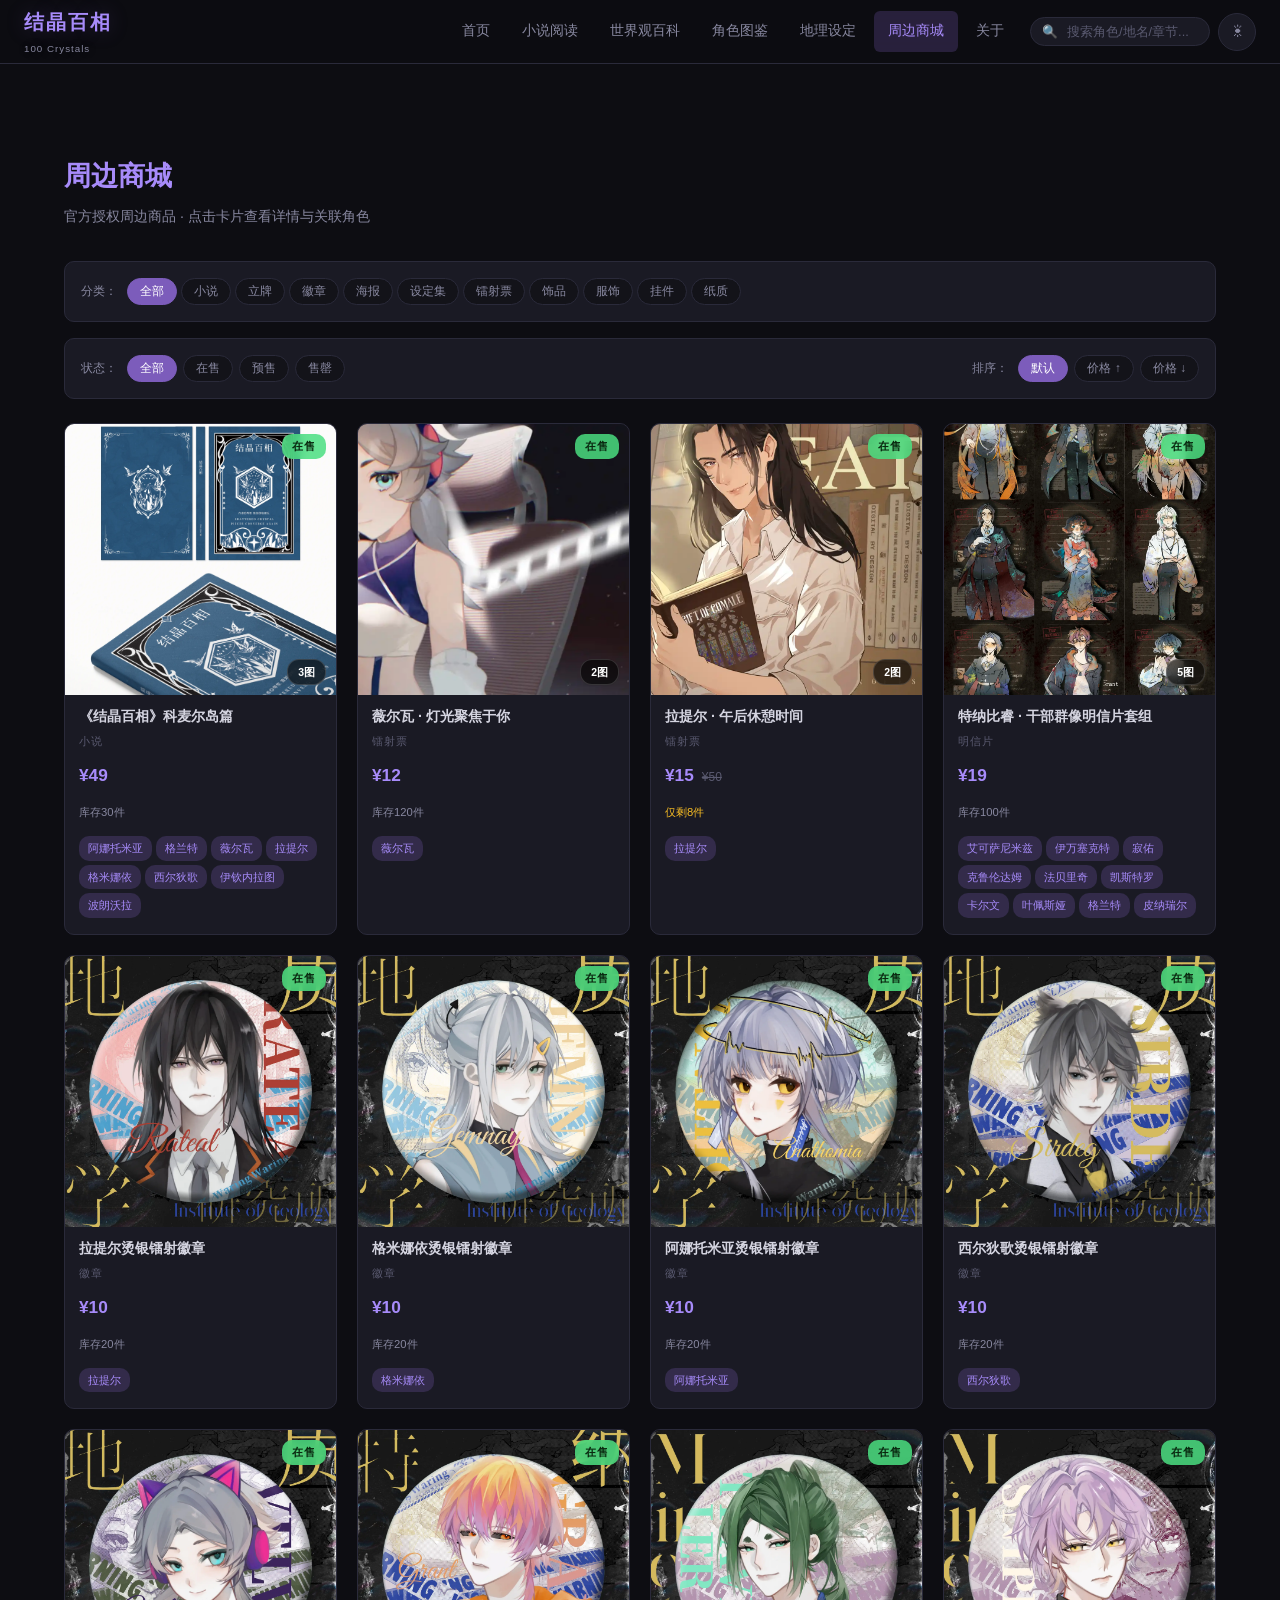
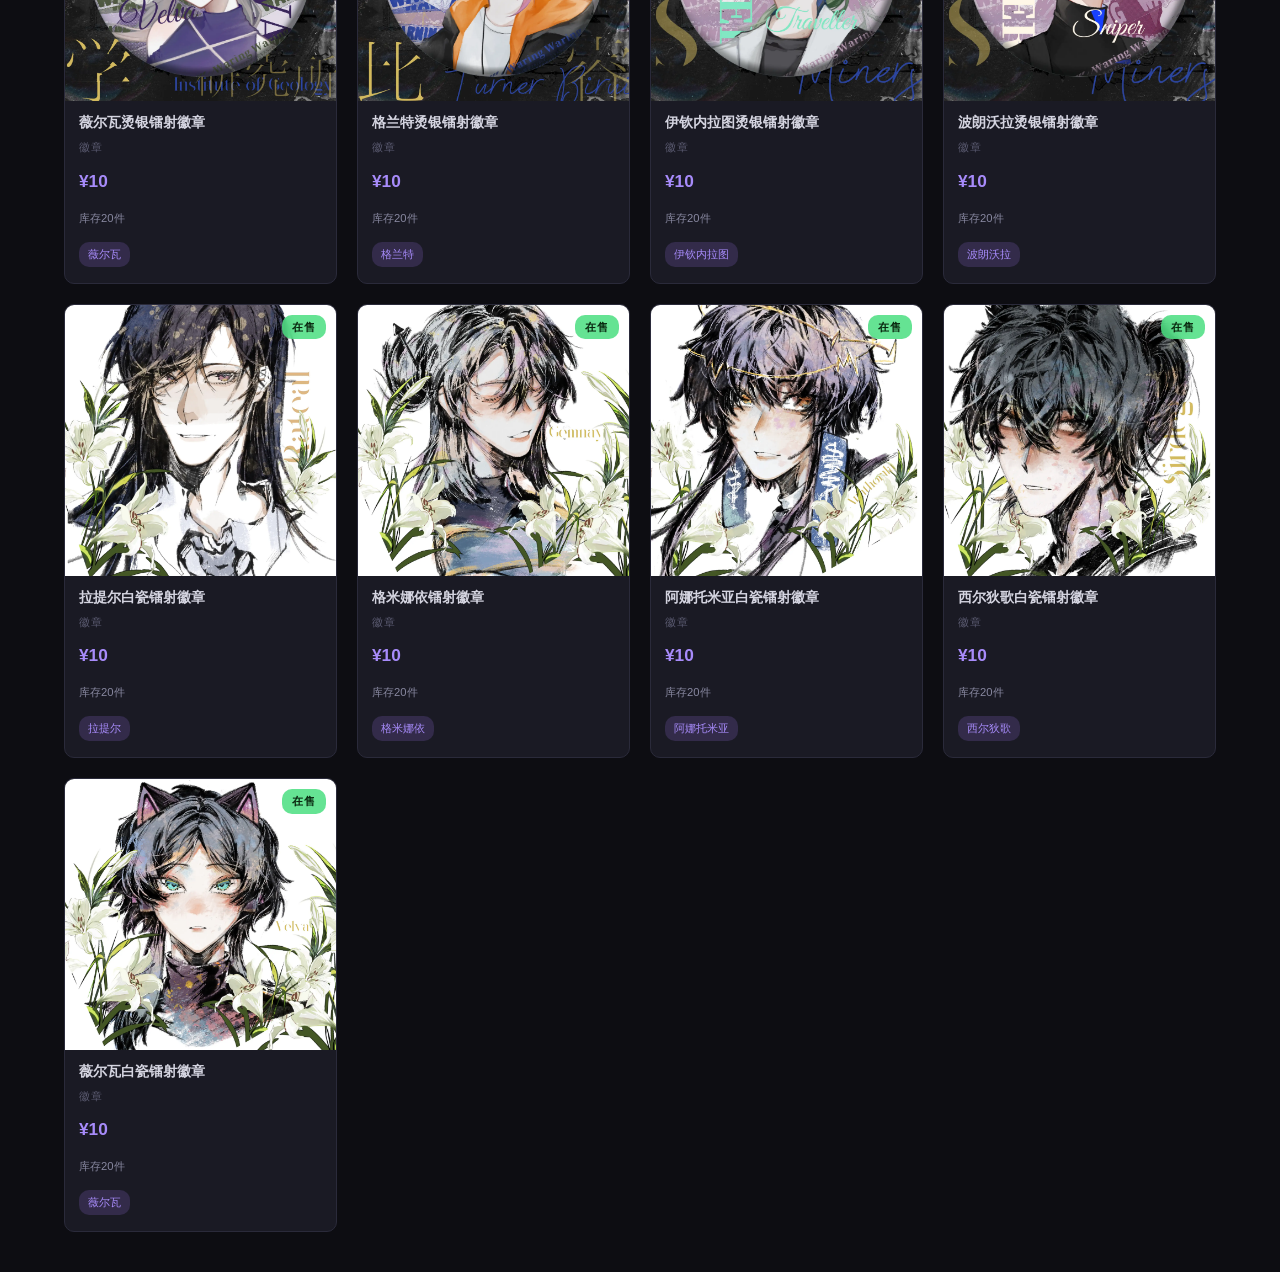
<file: shop.html>
<!DOCTYPE html>
<html lang="zh-CN" data-theme="dark">
<head>
<meta charset="UTF-8">
<meta name="viewport" content="width=device-width, initial-scale=1.0">
<title>周边商城 · 结晶百相</title>
<link rel="icon" href="assets/logo.png">
<link rel="stylesheet" href="css/style.css">
</head>
<body>

<nav class="navbar">
  <div class="nav-logo" onclick="location.href='index.html'">结晶百相<small>100 Crystals</small></div>
  <div class="nav-links" id="navLinks">
    <a class="nav-link" href="index.html">首页</a>
    <a class="nav-link" href="novel.html">小说阅读</a>
    <a class="nav-link" href="worldview.html">世界观百科</a>
    <a class="nav-link" href="characters.html">角色图鉴</a>
    <a class="nav-link" href="geography.html">地理设定</a>
    <a class="nav-link active" href="shop.html">周边商城</a>
    <a class="nav-link" href="about.html">关于</a>
  </div>
  <div class="nav-search">
    <span class="nav-search-icon">🔍</span>
    <input type="text" id="navSearch" placeholder="搜索角色/地名/章节...">
    <div class="search-results" id="searchResults"></div>
  </div>
  <button class="theme-toggle" id="themeToggle">☾</button>
  <div class="hamburger" id="hamburger"><span></span><span></span><span></span></div>
</nav>

<div class="main-content">
<section class="section">
  <div class="section-header">
    <h2 class="section-title">周边商城</h2>
    <p class="section-subtitle" id="shopSubtitle">官方授权周边商品 · 点击卡片查看详情与关联角色</p>
  </div>

  <!-- 筛选器 -->
  <div class="filter-bar">
    <div class="filter-group">
      <span class="filter-label">分类：</span>
      <div id="categoryFilters" class="filter-btn-group"></div>
    </div>
  </div>
  <div class="filter-bar" style="margin-top:-8px;">
    <div class="filter-group">
      <span class="filter-label">状态：</span>
      <button class="filter-btn active" data-status="all" onclick="filterProducts('status','all')">全部</button>
      <button class="filter-btn" data-status="onsale" onclick="filterProducts('status','onsale')">在售</button>
      <button class="filter-btn" data-status="presale" onclick="filterProducts('status','presale')">预售</button>
      <button class="filter-btn" data-status="soldout" onclick="filterProducts('status','soldout')">售罄</button>
    </div>
    <div class="filter-group" style="margin-left:auto;">
      <span class="filter-label">排序：</span>
      <button class="filter-btn active" data-sort="default" onclick="sortProducts('default')">默认</button>
      <button class="filter-btn" data-sort="price-asc" onclick="sortProducts('price-asc')">价格 ↑</button>
      <button class="filter-btn" data-sort="price-desc" onclick="sortProducts('price-desc')">价格 ↓</button>
    </div>
  </div>

  <!-- 商品卡片网格 -->
  <div class="shop-grid" id="shopGrid">
    <p style="color:var(--text-dim);">正在加载商品数据...</p>
  </div>
</section>
</div>

<!-- 商品详情弹窗 -->
<div class="modal-overlay" id="shopModal">
  <div class="modal-content" style="position:relative;">
    <button class="modal-close" onclick="closeShopModal()">✕</button>
    <div class="modal-body" id="shopModalBody"></div>
  </div>
</div>

<button class="scroll-top" id="scrollTop">↑</button>
<script src="js/common.js"></script>
<script src="js/shop.js?v=2"></script>
</body>
</html>
</file>
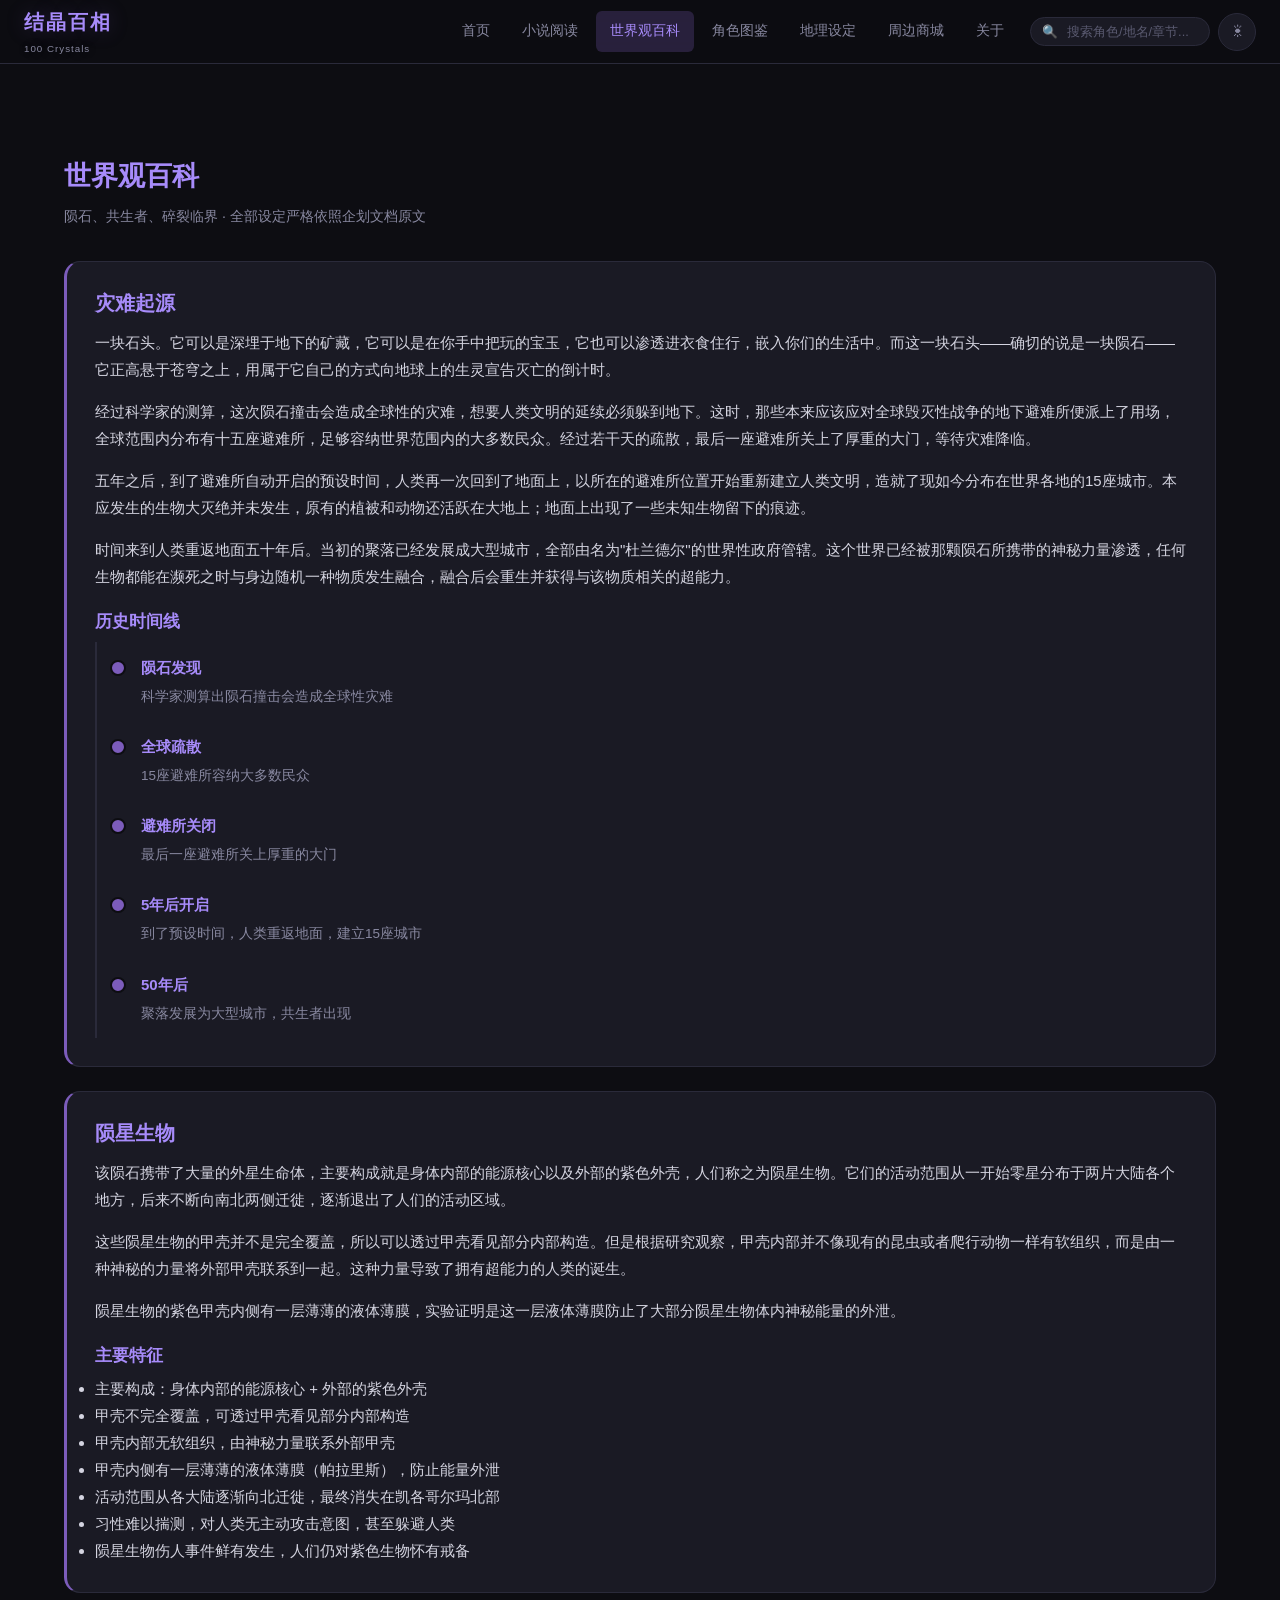
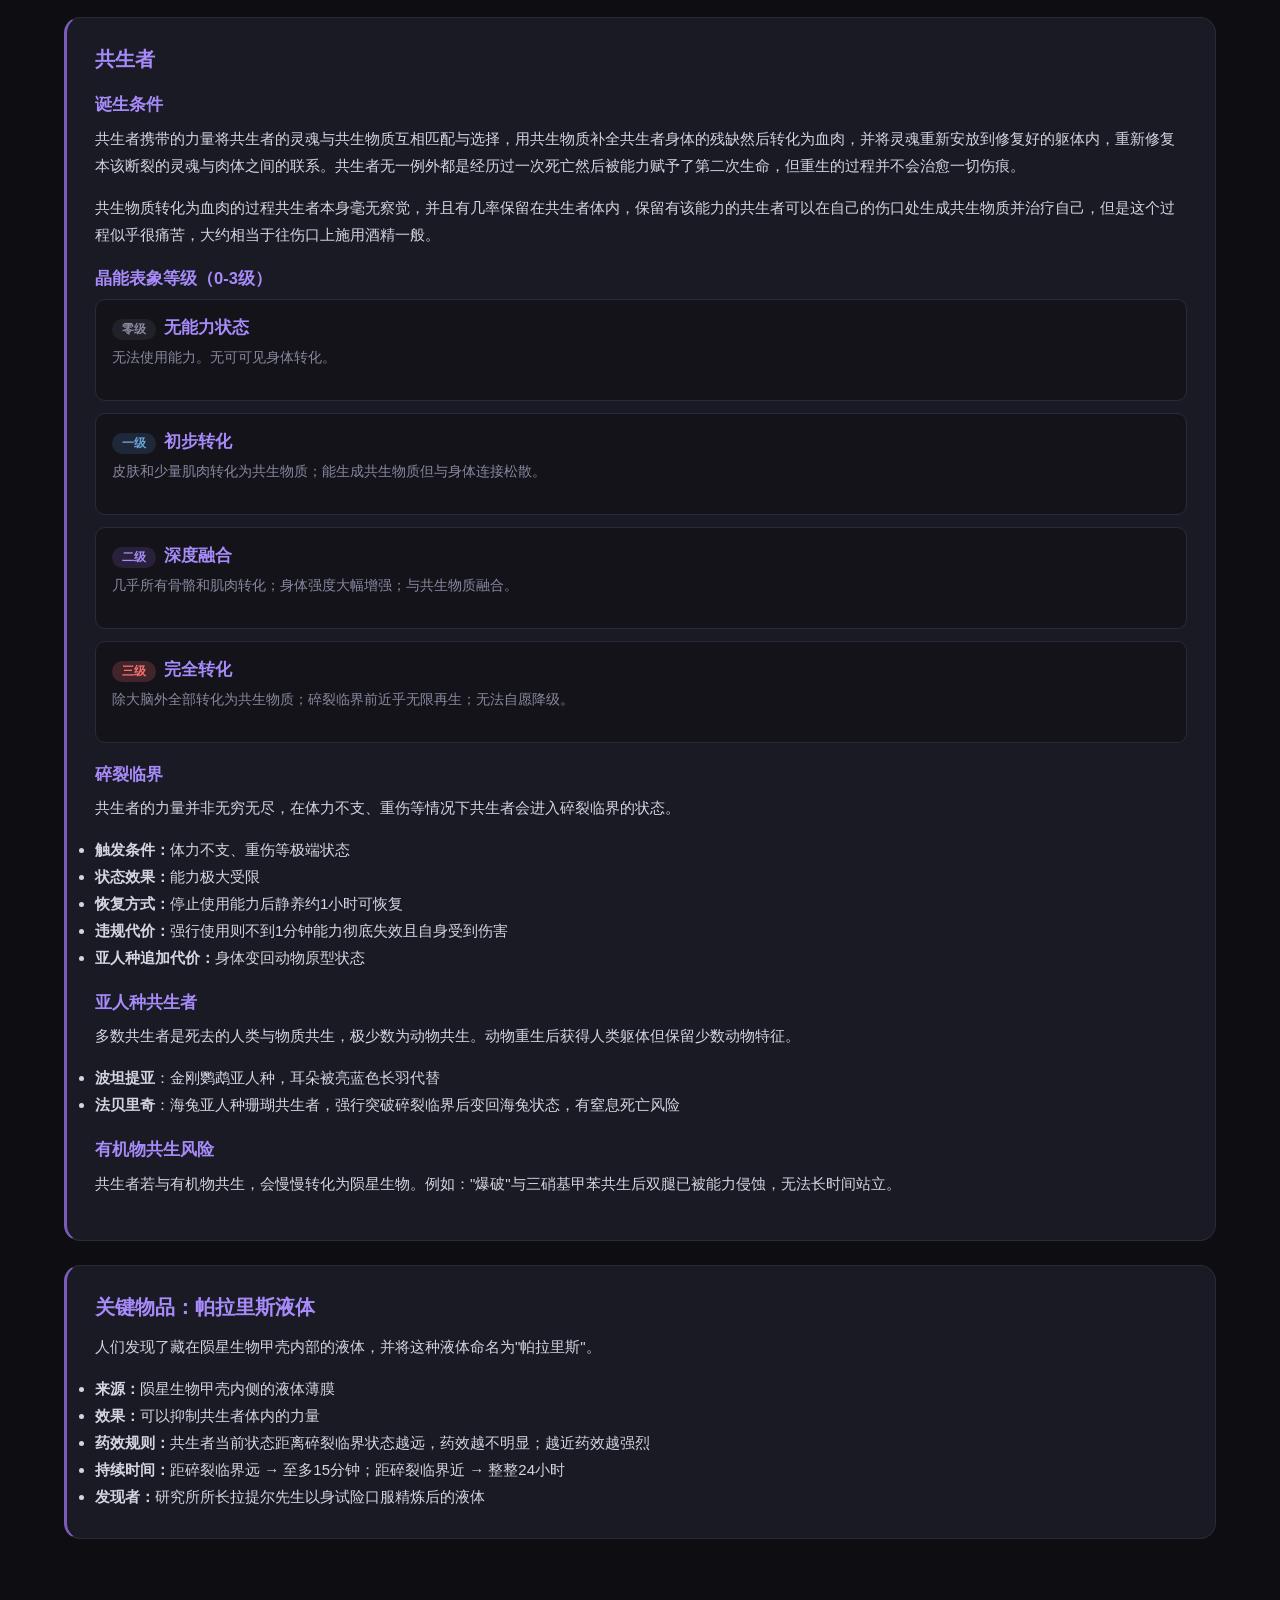
<file: worldview.html>
<!DOCTYPE html>
<html lang="zh-CN" data-theme="dark">
<head>
<meta charset="UTF-8">
<meta name="viewport" content="width=device-width, initial-scale=1.0">
<title>世界观百科 · 结晶百相</title>
<link rel="icon" href="assets/logo.png">
<link rel="stylesheet" href="css/style.css">
</head>
<body>

<nav class="navbar">
  <div class="nav-logo" onclick="location.href='index.html'">结晶百相<small>100 Crystals</small></div>
  <div class="nav-links" id="navLinks">
    <a class="nav-link" href="index.html">首页</a>
    <a class="nav-link" href="novel.html">小说阅读</a>
    <a class="nav-link active" href="worldview.html">世界观百科</a>
    <a class="nav-link" href="characters.html">角色图鉴</a>
    <a class="nav-link" href="geography.html">地理设定</a>
    <a class="nav-link" href="shop.html">周边商城</a>
    <a class="nav-link" href="about.html">关于</a>
  </div>
  <div class="nav-search">
    <span class="nav-search-icon">🔍</span>
    <input type="text" id="navSearch" placeholder="搜索角色/地名/章节...">
    <div class="search-results" id="searchResults"></div>
  </div>
  <button class="theme-toggle" id="themeToggle">☾</button>
  <div class="hamburger" id="hamburger"><span></span><span></span><span></span></div>
</nav>

<div class="main-content">
<section class="section">
  <div class="section-header">
    <h2 class="section-title">世界观百科</h2>
    <p class="section-subtitle">陨石、共生者、碎裂临界 · 全部设定严格依照企划文档原文</p>
  </div>

  <!-- 灾难起源 -->
  <div class="encyclopedia-section">
    <h3>灾难起源</h3>
    <p>一块石头。它可以是深埋于地下的矿藏，它可以是在你手中把玩的宝玉，它也可以渗透进衣食住行，嵌入你们的生活中。而这一块石头——确切的说是一块陨石——它正高悬于苍穹之上，用属于它自己的方式向地球上的生灵宣告灭亡的倒计时。</p>
    <p>经过科学家的测算，这次陨石撞击会造成全球性的灾难，想要人类文明的延续必须躲到地下。这时，那些本来应该应对全球毁灭性战争的地下避难所便派上了用场，全球范围内分布有十五座避难所，足够容纳世界范围内的大多数民众。经过若干天的疏散，最后一座避难所关上了厚重的大门，等待灾难降临。</p>
    <p>五年之后，到了避难所自动开启的预设时间，人类再一次回到了地面上，以所在的避难所位置开始重新建立人类文明，造就了现如今分布在世界各地的15座城市。本应发生的生物大灭绝并未发生，原有的植被和动物还活跃在大地上；地面上出现了一些未知生物留下的痕迹。</p>
    <p>时间来到人类重返地面五十年后。当初的聚落已经发展成大型城市，全部由名为"杜兰德尔"的世界性政府管辖。这个世界已经被那颗陨石所携带的神秘力量渗透，任何生物都能在濒死之时与身边随机一种物质发生融合，融合后会重生并获得与该物质相关的超能力。</p>
    <h4>历史时间线</h4>
    <ul class="timeline">
      <li class="timeline-item"><div class="timeline-event">陨石发现</div><div class="timeline-desc">科学家测算出陨石撞击会造成全球性灾难</div></li>
      <li class="timeline-item"><div class="timeline-event">全球疏散</div><div class="timeline-desc">15座避难所容纳大多数民众</div></li>
      <li class="timeline-item"><div class="timeline-event">避难所关闭</div><div class="timeline-desc">最后一座避难所关上厚重的大门</div></li>
      <li class="timeline-item"><div class="timeline-event">5年后开启</div><div class="timeline-desc">到了预设时间，人类重返地面，建立15座城市</div></li>
      <li class="timeline-item"><div class="timeline-event">50年后</div><div class="timeline-desc">聚落发展为大型城市，共生者出现</div></li>
    </ul>
  </div>

  <!-- 陨星生物 -->
  <div class="encyclopedia-section">
    <h3>陨星生物</h3>
    <p>该陨石携带了大量的外星生命体，主要构成就是身体内部的能源核心以及外部的紫色外壳，人们称之为陨星生物。它们的活动范围从一开始零星分布于两片大陆各个地方，后来不断向南北两侧迁徙，逐渐退出了人们的活动区域。</p>
    <p>这些陨星生物的甲壳并不是完全覆盖，所以可以透过甲壳看见部分内部构造。但是根据研究观察，甲壳内部并不像现有的昆虫或者爬行动物一样有软组织，而是由一种神秘的力量将外部甲壳联系到一起。这种力量导致了拥有超能力的人类的诞生。</p>
    <p>陨星生物的紫色甲壳内侧有一层薄薄的液体薄膜，实验证明是这一层液体薄膜防止了大部分陨星生物体内神秘能量的外泄。</p>
    <h4>主要特征</h4>
    <ul>
      <li>主要构成：身体内部的能源核心 + 外部的紫色外壳</li>
      <li>甲壳不完全覆盖，可透过甲壳看见部分内部构造</li>
      <li>甲壳内部无软组织，由神秘力量联系外部甲壳</li>
      <li>甲壳内侧有一层薄薄的液体薄膜（帕拉里斯），防止能量外泄</li>
      <li>活动范围从各大陆逐渐向北迁徙，最终消失在凯各哥尔玛北部</li>
      <li>习性难以揣测，对人类无主动攻击意图，甚至躲避人类</li>
      <li>陨星生物伤人事件鲜有发生，人们仍对紫色生物怀有戒备</li>
    </ul>
  </div>

  <!-- 共生者规则 -->
  <div class="encyclopedia-section">
    <h3>共生者</h3>
    <h4>诞生条件</h4>
    <p>共生者携带的力量将共生者的灵魂与共生物质互相匹配与选择，用共生物质补全共生者身体的残缺然后转化为血肉，并将灵魂重新安放到修复好的躯体内，重新修复本该断裂的灵魂与肉体之间的联系。共生者无一例外都是经历过一次死亡然后被能力赋予了第二次生命，但重生的过程并不会治愈一切伤痕。</p>
    <p>共生物质转化为血肉的过程共生者本身毫无察觉，并且有几率保留在共生者体内，保留有该能力的共生者可以在自己的伤口处生成共生物质并治疗自己，但是这个过程似乎很痛苦，大约相当于往伤口上施用酒精一般。</p>

    <h4>晶能表象等级（0-3级）</h4>
    <div class="level-card">
      <h4><span class="level-badge level-0">零级</span>无能力状态</h4>
      <p style="font-size:0.9em;color:var(--text-dim);">无法使用能力。无可可见身体转化。</p>
    </div>
    <div class="level-card">
      <h4><span class="level-badge level-1">一级</span>初步转化</h4>
      <p style="font-size:0.9em;color:var(--text-dim);">皮肤和少量肌肉转化为共生物质；能生成共生物质但与身体连接松散。</p>
    </div>
    <div class="level-card">
      <h4><span class="level-badge level-2">二级</span>深度融合</h4>
      <p style="font-size:0.9em;color:var(--text-dim);">几乎所有骨骼和肌肉转化；身体强度大幅增强；与共生物质融合。</p>
    </div>
    <div class="level-card">
      <h4><span class="level-badge level-3">三级</span>完全转化</h4>
      <p style="font-size:0.9em;color:var(--text-dim);">除大脑外全部转化为共生物质；碎裂临界前近乎无限再生；无法自愿降级。</p>
    </div>

    <h4>碎裂临界</h4>
    <p>共生者的力量并非无穷无尽，在体力不支、重伤等情况下共生者会进入碎裂临界的状态。</p>
    <ul>
      <li><b>触发条件：</b>体力不支、重伤等极端状态</li>
      <li><b>状态效果：</b>能力极大受限</li>
      <li><b>恢复方式：</b>停止使用能力后静养约1小时可恢复</li>
      <li><b>违规代价：</b>强行使用则不到1分钟能力彻底失效且自身受到伤害</li>
      <li><b>亚人种追加代价：</b>身体变回动物原型状态</li>
    </ul>

    <h4>亚人种共生者</h4>
    <p>多数共生者是死去的人类与物质共生，极少数为动物共生。动物重生后获得人类躯体但保留少数动物特征。</p>
    <ul>
      <li><b>波坦提亚</b>：金刚鹦鹉亚人种，耳朵被亮蓝色长羽代替</li>
      <li><b>法贝里奇</b>：海兔亚人种珊瑚共生者，强行突破碎裂临界后变回海兔状态，有窒息死亡风险</li>
    </ul>

    <h4>有机物共生风险</h4>
    <p>共生者若与有机物共生，会慢慢转化为陨星生物。例如："爆破"与三硝基甲苯共生后双腿已被能力侵蚀，无法长时间站立。</p>
  </div>

  <!-- 帕拉里斯液体 -->
  <div class="encyclopedia-section">
    <h3>关键物品：帕拉里斯液体</h3>
    <p>人们发现了藏在陨星生物甲壳内部的液体，并将这种液体命名为"帕拉里斯"。</p>
    <ul>
      <li><b>来源：</b>陨星生物甲壳内侧的液体薄膜</li>
      <li><b>效果：</b>可以抑制共生者体内的力量</li>
      <li><b>药效规则：</b>共生者当前状态距离碎裂临界状态越远，药效越不明显；越近药效越强烈</li>
      <li><b>持续时间：</b>距碎裂临界远 → 至多15分钟；距碎裂临界近 → 整整24小时</li>
      <li><b>发现者：</b>研究所所长拉提尔先生以身试险口服精炼后的液体</li>
    </ul>
  </div>
</section>
</div>

<button class="scroll-top" id="scrollTop">↑</button>
<script src="js/common.js"></script>
</body>
</html>
</file>
<file: css/style.css>
/* ========================================
   结晶百相 · 设计系统 (Design System)
   主题：暗黑幻想 · 末世科幻阅读向
   主色调：深灰 · 暗紫 · 幽蓝
   ======================================== */

/* ---- CSS 变量 · 暗色主题（默认） ---- */
:root {
  --bg: #0d0d12;
  --bg-soft: #131319;
  --bg-card: #1a1a24;
  --bg-card-hover: #22222e;
  --bg-elevated: #282834;
  --border: #2a2a3a;
  --border-light: #3a3a4a;

  --text: #d4d4e0;
  --text-dim: #8888a0;
  --text-muted: #5a5a70;

  --accent: #7c5cbb;
  --accent-light: #a78bfa;
  --accent-dark: #5a3e9a;
  --accent-glow: rgba(124, 92, 187, 0.25);

  --blue: #4a7db8;
  --blue-light: #6ba3d8;
  --blue-glow: rgba(74, 125, 184, 0.2);

  --danger: #f87171;
  --warning: #fbbf24;
  --success: #4ade80;

  --font-sans: "PingFang SC", "Microsoft YaHei", "Noto Sans SC", "Helvetica Neue", sans-serif;
  --font-serif: "Noto Serif SC", "Source Han Serif SC", "SimSun", "Georgia", serif;
  --font-mono: "JetBrains Mono", "Fira Code", "Consolas", monospace;

  --radius-sm: 6px;
  --radius-md: 10px;
  --radius-lg: 16px;
  --radius-xl: 24px;

  --shadow-sm: 0 2px 8px rgba(0,0,0,0.3);
  --shadow-md: 0 4px 20px rgba(0,0,0,0.4);
  --shadow-lg: 0 8px 40px rgba(0,0,0,0.5);
  --shadow-glow: 0 0 30px var(--accent-glow);

  --nav-height: 64px;
  --sidebar-width: 280px;
  --content-max: 720px;
  --transition: 0.3s cubic-bezier(0.4, 0, 0.2, 1);
}

/* ---- CSS 变量 · 亮色主题 ---- */
:root[data-theme="light"] {
  --bg: #f5f5f0;
  --bg-soft: #ebebe6;
  --bg-card: #ffffff;
  --bg-card-hover: #f0f0eb;
  --bg-elevated: #ffffff;
  --border: #d8d8d0;
  --border-light: #c0c0b8;

  --text: #2a2a3a;
  --text-dim: #606070;
  --text-muted: #909098;

  --accent: #6b4fa8;
  --accent-light: #8b6fc8;
  --accent-dark: #4a2e88;
  --accent-glow: rgba(107, 79, 168, 0.15);

  --blue: #3a6da8;
  --blue-light: #5a8dc8;
  --blue-glow: rgba(58, 109, 168, 0.12);

  --shadow-sm: 0 2px 8px rgba(0,0,0,0.08);
  --shadow-md: 0 4px 20px rgba(0,0,0,0.1);
  --shadow-lg: 0 8px 40px rgba(0,0,0,0.12);
  --shadow-glow: 0 0 30px var(--accent-glow);
}

/* ---- 阅读主题 · 暖色（可选第三主题） ---- */
:root[data-theme="reading"] {
  --bg: #1a1714;
  --bg-soft: #221e1a;
  --bg-card: #2a2520;
  --bg-card-hover: #332e28;
  --border: #3a342e;
  --text: #c8b8a0;
  --text-dim: #8a7e6a;
  --accent: #9a7c4a;
  --accent-light: #c4a468;
}

/* ---- 基础重置 ---- */
* { margin: 0; padding: 0; box-sizing: border-box; }
html { scroll-behavior: smooth; }
body {
  background: var(--bg);
  color: var(--text);
  font-family: var(--font-sans);
  line-height: 1.8;
  font-size: 15px;
  transition: background var(--transition), color var(--transition);
  overflow-x: hidden;
}

::selection { background: var(--accent-glow); color: var(--accent-light); }

/* 滚动条 */
::-webkit-scrollbar { width: 8px; height: 8px; }
::-webkit-scrollbar-track { background: var(--bg-soft); }
::-webkit-scrollbar-thumb { background: var(--border-light); border-radius: 4px; }
::-webkit-scrollbar-thumb:hover { background: var(--accent); }

/* ---- 排版 ---- */
h1, h2, h3, h4, h5 { font-weight: 700; line-height: 1.4; color: var(--text); }
h1 { font-size: 2.2em; }
h2 { font-size: 1.6em; margin: 2em 0 0.8em; }
h3 { font-size: 1.3em; margin: 1.5em 0 0.6em; }
h4 { font-size: 1.1em; margin: 1.2em 0 0.5em; color: var(--accent-light); }
p { margin-bottom: 1em; }
a { color: var(--accent-light); text-decoration: none; transition: color var(--transition); }
a:hover { color: var(--blue-light); }
code { font-family: var(--font-mono); background: var(--bg-card); padding: 2px 6px; border-radius: 4px; font-size: 0.9em; color: var(--accent-light); }
blockquote { border-left: 3px solid var(--accent); padding-left: 1em; margin: 1em 0; color: var(--text-dim); font-style: italic; }

/* ---- 导航栏 ---- */
.navbar {
  position: fixed; top: 0; left: 0; right: 0; height: var(--nav-height);
  background: rgba(13, 13, 18, 0.85);
  backdrop-filter: blur(12px); -webkit-backdrop-filter: blur(12px);
  border-bottom: 1px solid var(--border);
  z-index: 1000; display: flex; align-items: center; padding: 0 24px;
  transition: background var(--transition);
}
:root[data-theme="light"] .navbar { background: rgba(245, 245, 240, 0.85); }

.nav-logo {
  font-size: 1.3em; font-weight: 800; color: var(--accent-light);
  letter-spacing: 2px; cursor: pointer; white-space: nowrap;
  text-shadow: 0 0 20px var(--accent-glow);
}
.nav-logo small { font-size: 0.5em; color: var(--text-dim); font-weight: 400; letter-spacing: 1px; display: block; }

.nav-links { display: flex; gap: 4px; margin-left: auto; align-items: center; }
.nav-link {
  padding: 8px 14px; border-radius: var(--radius-sm); color: var(--text-dim);
  font-size: 0.9em; font-weight: 500; cursor: pointer; transition: all var(--transition);
  white-space: nowrap;
}
.nav-link:hover { color: var(--text); background: var(--bg-card); }
.nav-link.active { color: var(--accent-light); background: var(--accent-glow); }

.nav-search {
  position: relative; margin-left: 12px;
}
.nav-search input {
  background: var(--bg-card); border: 1px solid var(--border); border-radius: 20px;
  padding: 6px 16px 6px 36px; color: var(--text); font-size: 0.85em; width: 180px;
  transition: all var(--transition); outline: none;
}
.nav-search input:focus { border-color: var(--accent); width: 240px; box-shadow: 0 0 0 3px var(--accent-glow); }
.nav-search input::placeholder { color: var(--text-muted); }
.nav-search-icon { position: absolute; left: 12px; top: 50%; transform: translateY(-50%); color: var(--text-muted); font-size: 0.85em; }

.search-results {
  position: absolute; top: 100%; left: 0; right: 0; margin-top: 8px;
  background: var(--bg-card); border: 1px solid var(--border); border-radius: var(--radius-md);
  box-shadow: var(--shadow-lg); max-height: 400px; overflow-y: auto; display: none; z-index: 2000;
}
.search-results.active { display: block; }
.search-result-item { padding: 10px 16px; border-bottom: 1px solid var(--border); cursor: pointer; transition: background var(--transition); }
.search-result-item:hover { background: var(--bg-card-hover); }
.search-result-item:last-child { border-bottom: none; }
.search-result-type { font-size: 0.7em; color: var(--accent); text-transform: uppercase; letter-spacing: 1px; }
.search-result-name { font-weight: 600; color: var(--text); }
.search-result-desc { font-size: 0.85em; color: var(--text-dim); }

.theme-toggle {
  width: 38px; height: 38px; border-radius: 50%; border: 1px solid var(--border);
  background: var(--bg-card); color: var(--text-dim); cursor: pointer;
  display: flex; align-items: center; justify-content: center; font-size: 1.1em;
  transition: all var(--transition); margin-left: 8px;
}
.theme-toggle:hover { color: var(--accent-light); border-color: var(--accent); box-shadow: var(--shadow-glow); }

.hamburger { display: none; flex-direction: column; gap: 4px; cursor: pointer; padding: 8px; margin-left: auto; }
.hamburger span { width: 22px; height: 2px; background: var(--text); border-radius: 1px; transition: all var(--transition); }
.hamburger.active span:nth-child(1) { transform: rotate(45deg) translate(4px, 4px); }
.hamburger.active span:nth-child(2) { opacity: 0; }
.hamburger.active span:nth-child(3) { transform: rotate(-45deg) translate(4px, -4px); }

/* ---- 主内容区 ---- */
.main-content { padding-top: var(--nav-height); min-height: 100vh; }

/* ---- 首页 Hero ---- */
.hero {
  text-align: center; padding: 80px 24px 60px; position: relative; overflow: hidden;
}
.hero::before {
  content: ''; position: absolute; top: -50%; left: -50%; width: 200%; height: 200%;
  background: radial-gradient(ellipse at center, var(--accent-glow) 0%, transparent 50%);
  pointer-events: none; animation: pulse 8s ease-in-out infinite;
}
@keyframes pulse { 0%, 100% { opacity: 0.5; } 50% { opacity: 1; } }

.hero-title {
  font-size: 3.5em; font-weight: 900; color: var(--accent-light);
  text-shadow: 0 0 40px var(--accent-glow), 0 0 80px var(--accent-glow);
  letter-spacing: 8px; position: relative; z-index: 1;
}
.hero-subtitle {
  font-size: 1em; color: var(--text-dim); letter-spacing: 6px; margin-top: 8px;
  text-transform: uppercase; position: relative; z-index: 1;
}
.hero-poem {
  font-family: var(--font-serif); font-size: 1.05em; line-height: 2.4; color: var(--text-dim);
  max-width: 500px; margin: 40px auto; text-align: center; position: relative; z-index: 1;
  white-space: pre-line; font-style: italic;
}

/* ---- 卡片网格 ---- */
.card-grid { display: grid; grid-template-columns: repeat(auto-fill, minmax(260px, 1fr)); gap: 20px; padding: 0 24px; max-width: 1200px; margin: 0 auto; }

.nav-card {
  background: var(--bg-card); border: 1px solid var(--border); border-radius: var(--radius-lg);
  padding: 28px 24px; cursor: pointer; transition: all var(--transition);
  position: relative; overflow: hidden; text-decoration: none; display: block;
}
.nav-card::before {
  content: ''; position: absolute; top: 0; left: 0; right: 0; height: 3px;
  background: linear-gradient(90deg, var(--accent), var(--blue)); transform: scaleX(0); transform-origin: left;
  transition: transform var(--transition);
}
.nav-card:hover { background: var(--bg-card-hover); border-color: var(--accent); transform: translateY(-4px); box-shadow: var(--shadow-md); }
.nav-card:hover::before { transform: scaleX(1); }
.nav-card-icon { font-size: 2em; margin-bottom: 12px; }
.nav-card-title { font-size: 1.2em; font-weight: 700; color: var(--text); margin-bottom: 6px; }
.nav-card-desc { font-size: 0.85em; color: var(--text-dim); line-height: 1.6; }

/* ---- 通用 Section ---- */
.section { padding: 40px 24px; max-width: 1200px; margin: 0 auto; }
.section-header { margin-bottom: 32px; }
.section-title { font-size: 1.8em; color: var(--accent-light); margin-bottom: 8px; }
.section-subtitle { color: var(--text-dim); font-size: 0.95em; }

/* ---- 角色卡片 ---- */
.char-card {
  background: var(--bg-card); border: 1px solid var(--border); border-radius: var(--radius-md);
  overflow: hidden; cursor: pointer; transition: all var(--transition); position: relative;
}
.char-card:hover { border-color: var(--accent); transform: translateY(-4px); box-shadow: var(--shadow-md), var(--shadow-glow); }
.char-card-img {
  width: 100%; aspect-ratio: 3/4; object-fit: cover; background: var(--bg-soft);
  border-bottom: 1px solid var(--border);
}
.char-card-body { padding: 14px 16px; }
.char-card-name { font-size: 1.05em; font-weight: 700; color: var(--text); }
.char-card-code { font-size: 0.8em; color: var(--accent); margin-top: 2px; }
.char-card-material { font-size: 0.8em; color: var(--text-dim); margin-top: 4px; }
.char-card-faction {
  position: absolute; top: 10px; right: 10px; padding: 3px 10px; border-radius: 12px;
  font-size: 0.7em; font-weight: 600; backdrop-filter: blur(8px);
}
.faction-miners { background: rgba(74,125,184,0.3); color: var(--blue-light); border: 1px solid rgba(74,125,184,0.4); }
.faction-tenabirui { background: rgba(248,113,113,0.2); color: var(--danger); border: 1px solid rgba(248,113,113,0.3); }
.faction-institute { background: rgba(74,222,128,0.15); color: var(--success); border: 1px solid rgba(74,222,128,0.3); }
.faction-finalfront { background: rgba(251,191,36,0.15); color: var(--warning); border: 1px solid rgba(251,191,36,0.3); }
.faction-other { background: rgba(167,139,250,0.15); color: var(--accent-light); border: 1px solid rgba(167,139,250,0.3); }

/* ---- 筛选器 ---- */
.filter-bar {
  display: flex; flex-wrap: wrap; gap: 8px; margin-bottom: 24px; padding: 16px;
  background: var(--bg-card); border: 1px solid var(--border); border-radius: var(--radius-md);
}
.filter-group { display: flex; flex-wrap: wrap; gap: 6px; align-items: center; }
.filter-label { font-size: 0.8em; color: var(--text-dim); margin-right: 4px; }
.filter-btn {
  padding: 4px 12px; border-radius: 16px; border: 1px solid var(--border); background: var(--bg-soft);
  color: var(--text-dim); font-size: 0.8em; cursor: pointer; transition: all var(--transition);
}
.filter-btn:hover { border-color: var(--accent); color: var(--text); }
.filter-btn.active { background: var(--accent); color: #fff; border-color: var(--accent); }

/* ---- 模态弹窗 ---- */
.modal-overlay {
  position: fixed; top: 0; left: 0; right: 0; bottom: 0; background: rgba(0,0,0,0.7);
  backdrop-filter: blur(8px); z-index: 3000; display: none; align-items: center; justify-content: center;
  padding: 20px; opacity: 0; transition: opacity var(--transition);
}
.modal-overlay.active { display: flex; opacity: 1; }
.modal-content {
  background: var(--bg-card); border: 1px solid var(--border); border-radius: var(--radius-lg);
  max-width: 600px; width: 100%; max-height: 85vh; overflow-y: auto;
  box-shadow: var(--shadow-lg); animation: modalIn 0.3s ease;
}
@keyframes modalIn { from { transform: scale(0.95) translateY(10px); opacity: 0; } to { transform: scale(1) translateY(0); opacity: 1; } }
.modal-close {
  position: absolute; top: 16px; right: 16px; width: 36px; height: 36px; border-radius: 50%;
  background: var(--bg-elevated); border: 1px solid var(--border); color: var(--text-dim);
  cursor: pointer; font-size: 1.2em; display: flex; align-items: center; justify-content: center;
  transition: all var(--transition); z-index: 10;
}
.modal-close:hover { color: var(--danger); border-color: var(--danger); }
.modal-body { padding: 0; }
.modal-img { width: 100%; max-height: 400px; object-fit: contain; border-radius: var(--radius-lg) var(--radius-lg) 0 0; background: var(--bg-soft); }
.modal-info { padding: 24px; }
.modal-name { font-size: 1.5em; font-weight: 800; }
.modal-row { display: flex; gap: 12px; margin-top: 8px; }
.modal-label { color: var(--text-dim); font-size: 0.85em; min-width: 70px; }
.modal-value { color: var(--text); font-size: 0.9em; }

/* ---- Lightbox（图片放大） ---- */
.lightbox {
  position: fixed; top: 0; left: 0; right: 0; bottom: 0; background: rgba(0,0,0,0.9);
  z-index: 4000; display: none; align-items: center; justify-content: center; cursor: zoom-out;
  animation: fadeIn 0.3s ease;
}
.lightbox.active { display: flex; }
.lightbox img { max-width: 92%; max-height: 92%; object-fit: contain; border-radius: 8px; box-shadow: var(--shadow-lg); }
@keyframes fadeIn { from { opacity: 0; } to { opacity: 1; } }

/* ---- 小说阅读页 ---- */
.novel-layout { display: flex; max-width: 1400px; margin: 0 auto; min-height: calc(100vh - var(--nav-height)); }

.novel-sidebar {
  width: var(--sidebar-width); flex-shrink: 0; border-right: 1px solid var(--border);
  position: sticky; top: var(--nav-height); height: calc(100vh - var(--nav-height));
  overflow-y: auto; padding: 20px 0; background: var(--bg-soft);
}
.novel-sidebar-title { padding: 0 20px 12px; font-size: 1em; color: var(--accent-light); font-weight: 700; border-bottom: 1px solid var(--border); margin-bottom: 8px; }
.chapter-list { list-style: none; }
.chapter-item { padding: 10px 20px; cursor: pointer; transition: all var(--transition); font-size: 0.88em; color: var(--text-dim); border-left: 3px solid transparent; }
.chapter-item:hover { background: var(--bg-card); color: var(--text); }
.chapter-item.active { background: var(--bg-card); color: var(--accent-light); border-left-color: var(--accent); font-weight: 600; }
.chapter-num { display: inline-block; width: 28px; color: var(--text-muted); font-size: 0.85em; }

.novel-main { flex: 1; padding: 40px 24px; min-width: 0; }

.reading-controls {
  display: flex; align-items: center; gap: 12px; flex-wrap: wrap;
  padding: 12px 16px; background: var(--bg-card); border: 1px solid var(--border);
  border-radius: var(--radius-md); margin-bottom: 24px; position: sticky; top: calc(var(--nav-height) + 8px);
  z-index: 100; backdrop-filter: blur(8px);
}
.control-group { display: flex; align-items: center; gap: 6px; }
.control-label { font-size: 0.75em; color: var(--text-dim); }
.control-btn {
  width: 32px; height: 32px; border-radius: var(--radius-sm); border: 1px solid var(--border);
  background: var(--bg-soft); color: var(--text-dim); cursor: pointer; font-size: 0.85em;
  display: flex; align-items: center; justify-content: center; transition: all var(--transition);
}
.control-btn:hover { border-color: var(--accent); color: var(--accent-light); }
.control-btn.active { background: var(--accent); color: #fff; border-color: var(--accent); }

.novel-content {
  max-width: var(--content-max); margin: 0 auto; font-family: var(--font-serif);
  line-height: var(--reading-line-height, 1.8); font-size: var(--reading-font-size, 17px);
  color: var(--text);
}
.novel-content h2 { font-family: var(--font-serif); text-align: center; margin-bottom: 2em; color: var(--accent-light); }
.novel-content p { margin-bottom: 1.2em; text-indent: 2em;}
.novel-content p:first-of-type { text-indent: 2em; }


.chapter-nav { display: flex; justify-content: space-between; margin-top: 48px; padding-top: 24px; border-top: 1px solid var(--border); }
.chapter-nav-btn {
  padding: 10px 24px; border-radius: var(--radius-md); border: 1px solid var(--border);
  background: var(--bg-card); color: var(--text); cursor: pointer; transition: all var(--transition); font-size: 0.9em;
}
.chapter-nav-btn:hover { border-color: var(--accent); color: var(--accent-light); box-shadow: var(--shadow-glow); }
.chapter-nav-btn:disabled { opacity: 0.4; cursor: not-allowed; }

/* ---- 回到顶部 ---- */
.scroll-top {
  position: fixed; bottom: 30px; right: 30px; width: 44px; height: 44px; border-radius: 50%;
  background: var(--bg-card); border: 1px solid var(--accent); color: var(--accent-light);
  cursor: pointer; display: flex; align-items: center; justify-content: center; font-size: 1.2em;
  box-shadow: var(--shadow-md); z-index: 900; opacity: 0; transform: translateY(20px);
  transition: all var(--transition);
}
.scroll-top.visible { opacity: 1; transform: translateY(0); }
.scroll-top:hover { background: var(--accent); color: #fff; box-shadow: var(--shadow-glow); }

/* ---- 世界观百科 ---- */
.encyclopedia-section {
  background: var(--bg-card); border: 1px solid var(--border); border-radius: var(--radius-lg);
  padding: 28px; margin-bottom: 24px; border-left: 3px solid var(--accent);
}
.encyclopedia-section h3 { color: var(--accent-light); margin-top: 0; }
.timeline { list-style: none; padding-left: 20px; border-left: 2px solid var(--border); }
.timeline-item { position: relative; padding: 12px 0 12px 24px; }
.timeline-item::before { content: ''; position: absolute; left: -7px; top: 18px; width: 12px; height: 12px; border-radius: 50%; background: var(--accent); border: 2px solid var(--bg); }
.timeline-event { font-weight: 700; color: var(--accent-light); }
.timeline-desc { color: var(--text-dim); font-size: 0.9em; margin-top: 4px; }

.level-card { background: var(--bg-soft); border: 1px solid var(--border); border-radius: var(--radius-md); padding: 16px; margin-bottom: 12px; }
.level-card h4 { margin: 0 0 6px; }
.level-badge { display: inline-block; padding: 2px 10px; border-radius: 12px; font-size: 0.75em; font-weight: 700; margin-right: 8px; }
.level-0 { background: rgba(90,90,112,0.2); color: var(--text-dim); }
.level-1 { background: rgba(74,125,184,0.2); color: var(--blue-light); }
.level-2 { background: rgba(124,92,187,0.2); color: var(--accent-light); }
.level-3 { background: rgba(248,113,113,0.2); color: var(--danger); }

/* ---- 地理页 ---- */
.map-container {
  position: relative; background: var(--bg-card); border: 1px solid var(--border);
  border-radius: var(--radius-lg); overflow: hidden; cursor: zoom-in; margin-bottom: 24px;
}
.map-img { width: 100%; display: block; transition: transform var(--transition); }
.map-container:hover .map-img { transform: scale(1.02); }
.map-overlay { position: absolute; inset: 0; background: linear-gradient(to bottom, transparent 60%, rgba(0,0,0,0.6)); display: flex; align-items: flex-end; padding: 20px; }
.map-overlay span { color: #fff; font-size: 0.85em; }

.geo-grid { display: grid; grid-template-columns: repeat(auto-fill, minmax(300px, 1fr)); gap: 16px; }
.geo-card {
  background: var(--bg-card); border: 1px solid var(--border); border-radius: var(--radius-md);
  padding: 20px; cursor: pointer; transition: all var(--transition);
}
.geo-card:hover { border-color: var(--blue); transform: translateY(-2px); box-shadow: var(--shadow-md); }
.geo-card h4 { color: var(--blue-light); margin: 0 0 6px; }
.geo-card p { font-size: 0.85em; color: var(--text-dim); margin: 0; }
.geo-card-en { font-size: 0.75em; color: var(--text-muted); margin-top: 4px; }

/* ---- 势力页 ---- */
.faction-block {
  background: var(--bg-card); border: 1px solid var(--border); border-radius: var(--radius-lg);
  padding: 28px; margin-bottom: 24px; position: relative; overflow: hidden;
}
.faction-block::before { content: ''; position: absolute; top: 0; left: 0; right: 0; height: 4px; }
.faction-block.miners::before { background: linear-gradient(90deg, var(--blue), var(--blue-light)); }
.faction-block.tenabirui::before { background: linear-gradient(90deg, var(--danger), #c44); }
.faction-block.finalfront::before { background: linear-gradient(90deg, var(--warning), #c93); }
.faction-block.institute::before { background: linear-gradient(90deg, var(--success), #2c8); }

.faction-header { display: flex; align-items: center; gap: 12px; margin-bottom: 16px; }
.faction-icon { font-size: 1.8em; }
.faction-name { font-size: 1.4em; font-weight: 800; }
.faction-tag { font-size: 0.75em; color: var(--text-dim); }
.faction-desc { color: var(--text); line-height: 1.8; margin-bottom: 16px; }

.squad-card {
  background: var(--bg-soft); border: 1px solid var(--border); border-radius: var(--radius-md);
  padding: 16px; margin-bottom: 12px;
}
.squad-name { font-weight: 700; color: var(--accent-light); margin-bottom: 4px; }
.squad-station { font-size: 0.8em; color: var(--text-dim); margin-bottom: 8px; }
.squad-desc { font-size: 0.88em; color: var(--text); line-height: 1.7; }

/* ---- 关于页 ---- */
.about-content { max-width: 680px; margin: 0 auto; padding: 40px 24px; }
.about-content p { line-height: 2; margin-bottom: 1.2em; color: var(--text); }

/* ---- 角色卡片图片数量角标 ---- */
.char-img-count {
  position: absolute; bottom: 10px; right: 10px;
  background: rgba(0,0,0,0.6); backdrop-filter: blur(6px);
  color: #fff; font-size: 0.7em; padding: 3px 10px;
  border-radius: 12px; font-weight: 600;
  border: 1px solid rgba(255,255,255,0.15);
}

/* ---- 角色弹窗画廊 ---- */
.modal-gallery {
  position: relative;
  background: var(--bg-soft);
  border-bottom: 1px solid var(--border);
}

.gallery-main {
  position: relative;
  width: 100%;
  max-height: 400px;
  display: flex;
  align-items: center;
  justify-content: center;
  overflow: hidden;
}

.gallery-main .modal-img {
  max-height: 400px;
  width: 100%;
  object-fit: contain;
  border-radius: 0;
  cursor: zoom-in;
}

.gallery-arrow {
  position: absolute;
  top: 50%;
  transform: translateY(-50%);
  width: 40px; height: 40px;
  border-radius: 50%;
  background: rgba(0,0,0,0.5);
  backdrop-filter: blur(8px);
  border: 1px solid rgba(255,255,255,0.2);
  color: #fff;
  font-size: 1.5em;
  cursor: pointer;
  display: flex;
  align-items: center;
  justify-content: center;
  transition: all var(--transition);
  z-index: 10;
  line-height: 1;
  padding: 0;
}
.gallery-arrow:hover {
  background: rgba(124, 92, 187, 0.7);
  border-color: var(--accent);
  transform: translateY(-50%) scale(1.1);
}
.gallery-prev { left: 16px; }
.gallery-next { right: 16px; }

.gallery-counter {
  position: absolute;
  bottom: 12px;
  right: 16px;
  background: rgba(0,0,0,0.6);
  backdrop-filter: blur(6px);
  color: #fff;
  font-size: 0.8em;
  padding: 4px 12px;
  border-radius: 12px;
  font-weight: 500;
}

/* ---- 图片描述区 ---- */
.gallery-caption {
  padding: 16px 20px;
  background: var(--bg-soft);
  border-bottom: 1px solid var(--border);
}

.gallery-caption-title {
  font-size: 1em;
  font-weight: 600;
  color: var(--accent-light);
  margin-bottom: 6px;
  display: flex;
  align-items: center;
  gap: 8px;
}
.gallery-caption-title::before {
  content: '';
  display: inline-block;
  width: 3px;
  height: 14px;
  background: var(--accent);
  border-radius: 2px;
}

.gallery-caption-desc {
  font-size: 0.85em;
  line-height: 1.7;
  color: var(--text-dim);
  padding-left: 11px;
}

.gallery-thumbs {
  display: flex;
  gap: 8px;
  padding: 12px;
  overflow-x: auto;
  justify-content: center;
  flex-wrap: wrap;
  max-height: 100px;
}

.gallery-thumb {
  width: 60px;
  height: 60px;
  border-radius: 8px;
  overflow: hidden;
  cursor: pointer;
  border: 2px solid transparent;
  transition: all var(--transition);
  flex-shrink: 0;
  opacity: 0.6;
}
.gallery-thumb:hover {
  opacity: 1;
  border-color: var(--border-light);
  transform: scale(1.05);
}
.gallery-thumb.active {
  opacity: 1;
  border-color: var(--accent);
  box-shadow: 0 0 0 2px var(--accent-glow);
}
.gallery-thumb img {
  width: 100%;
  height: 100%;
  object-fit: cover;
}

/* ---- 势力阵营跳转按钮栏 ---- */
.faction-nav-bar {
  display: grid;
  grid-template-columns: repeat(4, 1fr);
  gap: 12px;
  margin: 24px 0;
  position: sticky;
  top: calc(var(--nav-height) + 8px);
  z-index: 100;
}

.faction-nav-btn {
  display: flex;
  align-items: center;
  gap: 12px;
  padding: 14px 16px;
  background: var(--bg-card);
  border: 1px solid var(--border);
  border-radius: var(--radius-md);
  cursor: pointer;
  transition: all var(--transition);
  text-align: left;
  font-family: inherit;
}
.faction-nav-btn:hover {
  border-color: var(--accent);
  background: var(--bg-card-hover);
  transform: translateY(-2px);
  box-shadow: var(--shadow-md);
}
.faction-nav-btn.active {
  border-color: var(--accent);
  background: var(--accent-glow);
}

.faction-nav-icon {
  font-size: 1.6em;
  flex-shrink: 0;
}

.faction-nav-text {
  min-width: 0;
}
.faction-nav-name {
  font-size: 0.9em;
  font-weight: 700;
  color: var(--text);
  white-space: nowrap;
  overflow: hidden;
  text-overflow: ellipsis;
}
.faction-nav-sub {
  font-size: 0.72em;
  color: var(--text-muted);
  margin-top: 2px;
}

/* ---- 阵营区块 ---- */
.faction-block-wrap {
  background: var(--bg-card);
  border: 1px solid var(--border);
  border-radius: var(--radius-md);
  margin-bottom: 20px;
  overflow: hidden;
}

.faction-block-header {
  display: flex;
  align-items: center;
  gap: 16px;
  padding: 20px 24px;
  cursor: pointer;
  transition: all var(--transition);
  background: var(--bg-card-hover);
  border-left: 4px solid var(--accent);
}
.faction-block-header:hover {
  background: var(--bg-elevated);
}
.faction-block-header .faction-icon {
  font-size: 1.8em;
  flex-shrink: 0;
}
.faction-block-header .faction-name {
  font-size: 1.1em;
  font-weight: 700;
  color: var(--text);
}
.faction-block-header .faction-tag {
  font-size: 0.8em;
  color: var(--text-muted);
  margin-top: 2px;
}

.faction-view-members {
  font-size: 0.85em;
  color: var(--accent-light);
  flex-shrink: 0;
  padding: 4px 12px;
  border: 1px solid var(--border);
  border-radius: 12px;
  background: var(--bg-card);
  transition: all var(--transition);
}
.faction-block-header:hover .faction-view-members {
  border-color: var(--accent);
  background: var(--accent-glow);
}

.faction-block-content {
  padding: 20px 24px;
}

/* ---- 响应式 ---- */
@media (max-width: 900px) {
  .nav-links { display: none; position: fixed; top: var(--nav-height); left: 0; right: 0; background: var(--bg-card); border-bottom: 1px solid var(--border); flex-direction: column; padding: 16px; gap: 2px; }
  .nav-links.active { display: flex; }
  .nav-link { padding: 12px 16px; }
  .nav-search { display: none; }
  .nav-search.active { display: block; position: fixed; top: var(--nav-height); left: 0; right: 0; background: var(--bg-card); padding: 16px; }
  .nav-search input { width: 100%; }
  .hamburger { display: flex; }
  .hero-title { font-size: 2.2em; letter-spacing: 4px; }

  .novel-sidebar { position: fixed; top: var(--nav-height); left: 0; bottom: 0; width: 280px; z-index: 500; transform: translateX(-100%); transition: transform var(--transition); }
  .novel-sidebar.active { transform: translateX(0); }
  .novel-main { padding: 20px 16px; }
  .novel-content { font-size: var(--reading-font-size, 16px) !important; }

  .card-grid { grid-template-columns: 1fr; }
  .section { padding: 24px 16px; }
  .shop-modal-grid { grid-template-columns: 1fr !important; }
  .faction-nav-bar { grid-template-columns: 1fr 1fr; position: static; }
}

@media (max-width: 480px) {
  .hero { padding: 60px 16px 40px; }
  .hero-title { font-size: 1.8em; }
  .hero-poem { font-size: 0.9em; }
  .reading-controls { gap: 8px; }
  .control-label { display: none; }
  .shop-grid { grid-template-columns: 1fr !important; }
  .faction-nav-bar { grid-template-columns: 1fr; }
}

/* ---- 商品商城 ---- */
.shop-grid {
  display: grid;
  grid-template-columns: repeat(auto-fill, minmax(240px, 1fr));
  gap: 20px;
  margin-top: 24px;
}

.shop-card {
  background: var(--bg-card);
  border: 1px solid var(--border);
  border-radius: var(--radius-md);
  overflow: hidden;
  cursor: pointer;
  transition: all var(--transition);
  display: flex;
  flex-direction: column;
}
.shop-card:hover {
  border-color: var(--accent);
  transform: translateY(-4px);
  box-shadow: var(--shadow-md);
}

.shop-card-img-wrap {
  position: relative;
  width: 100%;
  aspect-ratio: 1;
  background: var(--bg-soft);
  overflow: hidden;
}
.shop-card-img {
  width: 100%;
  height: 100%;
  object-fit: cover;
  transition: transform 0.4s ease;
}
.shop-card:hover .shop-card-img {
  transform: scale(1.05);
}

.shop-card-body {
  padding: 12px 14px 16px;
  flex: 1;
  display: flex;
  flex-direction: column;
  gap: 4px;
}

.shop-card-name {
  font-size: 0.95em;
  font-weight: 600;
  color: var(--text);
  line-height: 1.4;
  display: -webkit-box;
  -webkit-line-clamp: 2;
  -webkit-box-orient: vertical;
  overflow: hidden;
}

.shop-card-cat {
  font-size: 0.75em;
  color: var(--text-muted);
  text-transform: uppercase;
  letter-spacing: 1px;
}

.shop-card-price {
  margin-top: 4px;
  display: flex;
  align-items: baseline;
  gap: 8px;
}
.shop-price-cur {
  font-size: 1.15em;
  font-weight: 700;
  color: var(--accent-light);
}
.shop-price-orig {
  font-size: 0.8em;
  color: var(--text-muted);
  text-decoration: line-through;
}

.shop-card-stock {
  margin-top: 2px;
}
.shop-stock {
  font-size: 0.75em;
  color: var(--text-dim);
}
.shop-stock-low {
  font-size: 0.75em;
  color: var(--warning);
  font-weight: 500;
}

.shop-card-chars {
  margin-top: 8px;
  display: flex;
  flex-wrap: wrap;
  gap: 4px;
}
.shop-char-tag {
  font-size: 0.7em;
  padding: 2px 8px;
  border-radius: 10px;
  background: var(--accent-glow);
  color: var(--accent-light);
  cursor: pointer;
  transition: all var(--transition);
  border: 1px solid transparent;
}
.shop-char-tag:hover {
  background: var(--accent);
  color: #fff;
  border-color: var(--accent);
}

/* ---- 商品状态角标 ---- */
.shop-status-badge {
  position: absolute;
  top: 10px;
  right: 10px;
  font-size: 0.7em;
  font-weight: 600;
  padding: 3px 10px;
  border-radius: 10px;
  letter-spacing: 1px;
  z-index: 5;
}
.shop-status-onsale {
  background: rgba(74, 222, 128, 0.85);
  color: #0a2810;
  backdrop-filter: blur(4px);
}
.shop-status-soldout {
  background: rgba(248, 113, 113, 0.85);
  color: #2a0a0a;
  backdrop-filter: blur(4px);
}
.shop-status-presale {
  background: rgba(251, 191, 36, 0.85);
  color: #2a1f00;
  backdrop-filter: blur(4px);
}

/* ---- 筛选按钮组 ---- */
.filter-btn-group {
  display: inline-flex;
  flex-wrap: wrap;
  gap: 4px;
}

/* ---- 商品详情弹窗 ---- */
.shop-modal-grid {
  display: grid;
  grid-template-columns: 1fr 1fr;
  gap: 0;
}

.shop-modal-img-wrap {
  position: relative;
  background: var(--bg-soft);
  display: flex;
  align-items: center;
  justify-content: center;
  min-height: 300px;
}
.shop-modal-img {
  max-width: 100%;
  max-height: 450px;
  object-fit: contain;
  cursor: zoom-in;
}

.shop-modal-info {
  padding: 24px;
  display: flex;
  flex-direction: column;
  gap: 12px;
}

.shop-modal-name {
  font-size: 1.25em;
  font-weight: 700;
  color: var(--text);
  line-height: 1.4;
}

.shop-modal-cat {
  font-size: 0.8em;
  color: var(--text-muted);
  letter-spacing: 1px;
}

.shop-modal-price {
  display: flex;
  align-items: baseline;
  gap: 8px;
  padding: 8px 0;
  border-bottom: 1px solid var(--border);
}

.shop-modal-stock {
  font-size: 0.8em;
  color: var(--warning);
  font-weight: 500;
}

.shop-modal-desc {
  font-size: 0.9em;
  line-height: 1.8;
  color: var(--text-dim);
}

.shop-modal-specs {
  padding: 12px 0;
  border-top: 1px solid var(--border);
}
.shop-modal-specs-title {
  font-size: 0.85em;
  font-weight: 600;
  color: var(--accent-light);
  margin-bottom: 8px;
}
.shop-modal-specs ul {
  list-style: none;
  padding: 0;
}
.shop-modal-specs li {
  font-size: 0.8em;
  color: var(--text-dim);
  padding: 3px 0;
  padding-left: 16px;
  position: relative;
}
.shop-modal-specs li::before {
  content: '·';
  position: absolute;
  left: 4px;
  color: var(--accent);
}

.shop-modal-tags {
  display: flex;
  flex-wrap: wrap;
  gap: 6px;
  padding-top: 4px;
}
.shop-tag {
  font-size: 0.7em;
  padding: 3px 10px;
  border-radius: 10px;
  background: var(--bg-elevated);
  color: var(--text-dim);
  border: 1px solid var(--border);
}

/* ---- 关联角色 ---- */
.shop-modal-chars {
  padding-top: 16px;
  border-top: 1px solid var(--border);
}
.shop-modal-chars-title {
  font-size: 0.85em;
  font-weight: 600;
  color: var(--accent-light);
  margin-bottom: 12px;
  display: flex;
  align-items: center;
  gap: 8px;
}
.shop-modal-chars-title::before {
  content: '';
  display: inline-block;
  width: 3px;
  height: 14px;
  background: var(--accent);
  border-radius: 2px;
}

.shop-linked-char {
  display: flex;
  align-items: center;
  gap: 12px;
  padding: 10px 12px;
  background: var(--bg-card);
  border: 1px solid var(--border);
  border-radius: var(--radius-sm);
  cursor: pointer;
  transition: all var(--transition);
  margin-bottom: 8px;
}
.shop-linked-char:hover {
  border-color: var(--accent);
  background: var(--bg-card-hover);
  transform: translateX(4px);
}
.shop-linked-char-img {
  width: 48px;
  height: 48px;
  border-radius: var(--radius-sm);
  object-fit: cover;
  flex-shrink: 0;
}
.shop-linked-char-info {
  flex: 1;
  min-width: 0;
}
.shop-linked-char-name {
  font-size: 0.9em;
  font-weight: 600;
  color: var(--text);
}
.shop-linked-char-desc {
  font-size: 0.75em;
  color: var(--text-dim);
  margin-top: 2px;
}
.shop-linked-char-arrow {
  color: var(--accent);
  font-size: 1.1em;
  flex-shrink: 0;
}

.shop-modal-chars-empty {
  font-size: 0.85em;
  color: var(--text-muted);
  padding: 16px 0;
  font-style: italic;
}

/* ---- 商品卡片图片数量角标 ---- */
.shop-img-count {
  position: absolute;
  bottom: 10px;
  right: 10px;
  background: rgba(0,0,0,0.6);
  backdrop-filter: blur(6px);
  color: #fff;
  font-size: 0.7em;
  padding: 3px 10px;
  border-radius: 12px;
  font-weight: 600;
  border: 1px solid rgba(255,255,255,0.15);
  z-index: 5;
}

/* ---- 商品弹窗画廊容器 ---- */
.shop-modal-gallery {
  background: var(--bg-soft);
  border-bottom: 1px solid var(--border);
  display: flex;
  flex-direction: column;
}

.shop-modal-gallery .shop-modal-img-wrap {
  position: relative;
  width: 100%;
  display: flex;
  align-items: center;
  justify-content: center;
  overflow: hidden;
  min-height: 300px;
  max-height: 450px;
}

.shop-modal-gallery .shop-modal-img {
  max-height: 450px;
  width: 100%;
  object-fit: contain;
  cursor: zoom-in;
}

.shop-modal-gallery .gallery-arrow {
  top: 42%;
}
/*阵营板块网格布局 ——横向并列（一行4栏） */
.faction-grid-wrap {
  display: grid;
  grid-template-columns: repeat(4, 1fr);
  gap: 16px;
  margin:16px 0;
}

/* 平板：屏幕小于1200px → 自动变成2栏 */
@media (max-width:1200px) {
  .faction-grid-wrap {
    grid-template-columns: repeat(2, 1fr);
  }
}

/* 手机：屏幕小于768px → 自动变成1栏竖向堆叠 */
@media (max-width:768px) {
  .faction-grid-wrap {
    grid-template-columns: 1fr;
  }
}

.faction-block-wrap {
  height: auto;
  /* 内容多的时候，卡片自身高度由内容决定，不会强制拉伸 */
  align-self: start;
}

.reading-controls .control-btn {
    white-space: nowrap; /* 禁止文字换行 */
    min-width: 90px;     /* 最小宽度，防止按钮过小 */
    padding: 6px 10px;
    box-sizing: border-box;
}

/* 地图背景容器 */
.map-hot-container {
  position: relative;
  width: 80%;
  margin: 0 auto;
  /* 设置宽高比：根据你的地图图片实际比例，示例16:9；根据你的地图微调 */
  aspect-ratio: 3 / 4;
  background-size: contain;
  background-repeat: no-repeat;
  background-position: center;
  border-radius: 8px;
  border:1px solid var(--border-color);
}

/* 地图点击热点 —— 百分比定位，缩放自动跟随背景 */
.map-hotspot {
  position: absolute;
  width: 22px;
  height: 22px;
  border-radius: 50%;
  /* 开发调试阶段：打开下面背景色，方便调整点位坐标；上线后注释掉 */
  /* background-color: rgba(255,80,80,0.4); */
  cursor: pointer;
  transform: translate(-50%,-50%);
}
.map-hotspot:hover{
  box-shadow: 0 0 0 4px rgba(255, 120, 120, 0.45);
}

.map-tip{
  position:absolute;
  bottom:8px;
  left:50%;
  transform: translateX(-50%);
  background:rgba(0,0,0,0.65);
  color:#fff;
  padding:4px 12px;
  border-radius:4px;
  font-size:0.85em;
}
/*首页开篇弹窗样式*/
.home-popup-overlay {
  position: fixed;
  inset: 0;
  background-color: rgba(0,0,0,0.85);
  z-index: 9999;
  display: flex;
  align-items: center;
  justify-content: center;
  padding: 1rem;
}
.home-popup-box {
  max-width: 580px;
  width: 100%;
  background: var(--bg-card);
  border-radius: var(--radius-md);
  padding: 2.5rem;
  text-align: center;
  box-sizing: border-box;
}
.home-popup-poem {
  line-height:2.2;
  margin-bottom:2.5rem;
  color:var(--text);
  font-size:1.05rem;
}
.home-popup-enter-btn {
  /* 使用弹性盒，完美垂直+水平居中文字 */
  display: inline-flex;
  align-items: center;
  justify-content: center;

  min-width: 200px;
  max-width: fit-content;
  margin: 1.5rem auto 0;
  padding: 0.9rem 2.8rem;
  font-size: 1.15rem;
  white-space: nowrap;
  cursor: pointer;
  border-radius: var(--radius-sm);
  border: 1px solid var(--border);
  background: var(--bg-elevated);
  color: var(--text);
  box-sizing: border-box;
  position: relative;
  z-index: 1;
}
.home-popup-enter-btn:hover {
  border-color: var(--accent);
  background: var(--accent-glow);
  color: var(--accent-light);
}

.home-popup-enter-btn:hover {
  border-color: var(--accent);
  background: var(--accent-glow);
  color: var(--accent-light);
}
/*弹窗关闭后隐藏，重点！！*/
.home-popup-overlay.hidden {
  display: none !important;
}
.start-read-wrap {
  text-align:center;
  margin:2rem 0;
}
.start-read-btn {
  display:inline-block;
  padding:0.9rem 2.4rem;
  font-size:1.1rem;
  border-radius:var(--radius-md);
  background-color:var(--accent);
  color:#fff;
  text-decoration:none;
}
.start-read-btn:hover{
  background-color:var(--accent-dark);
}
</file>
